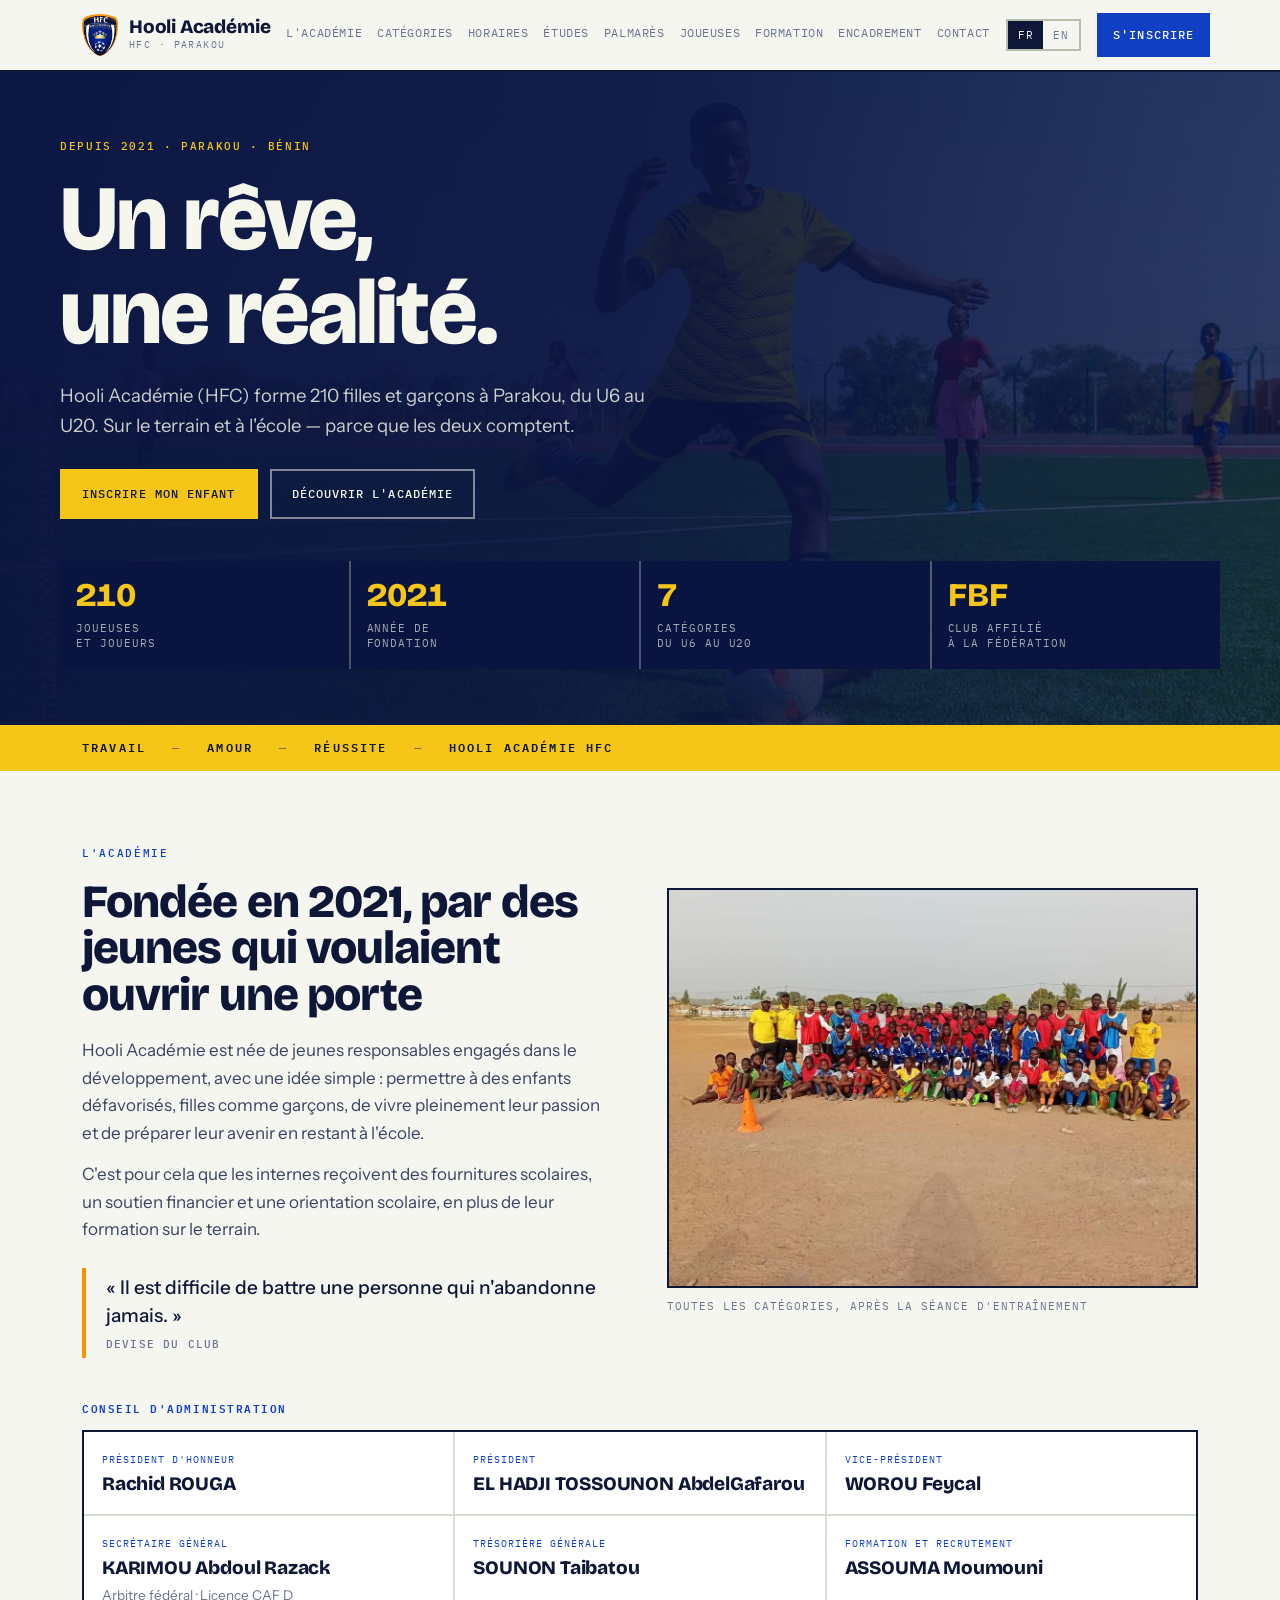
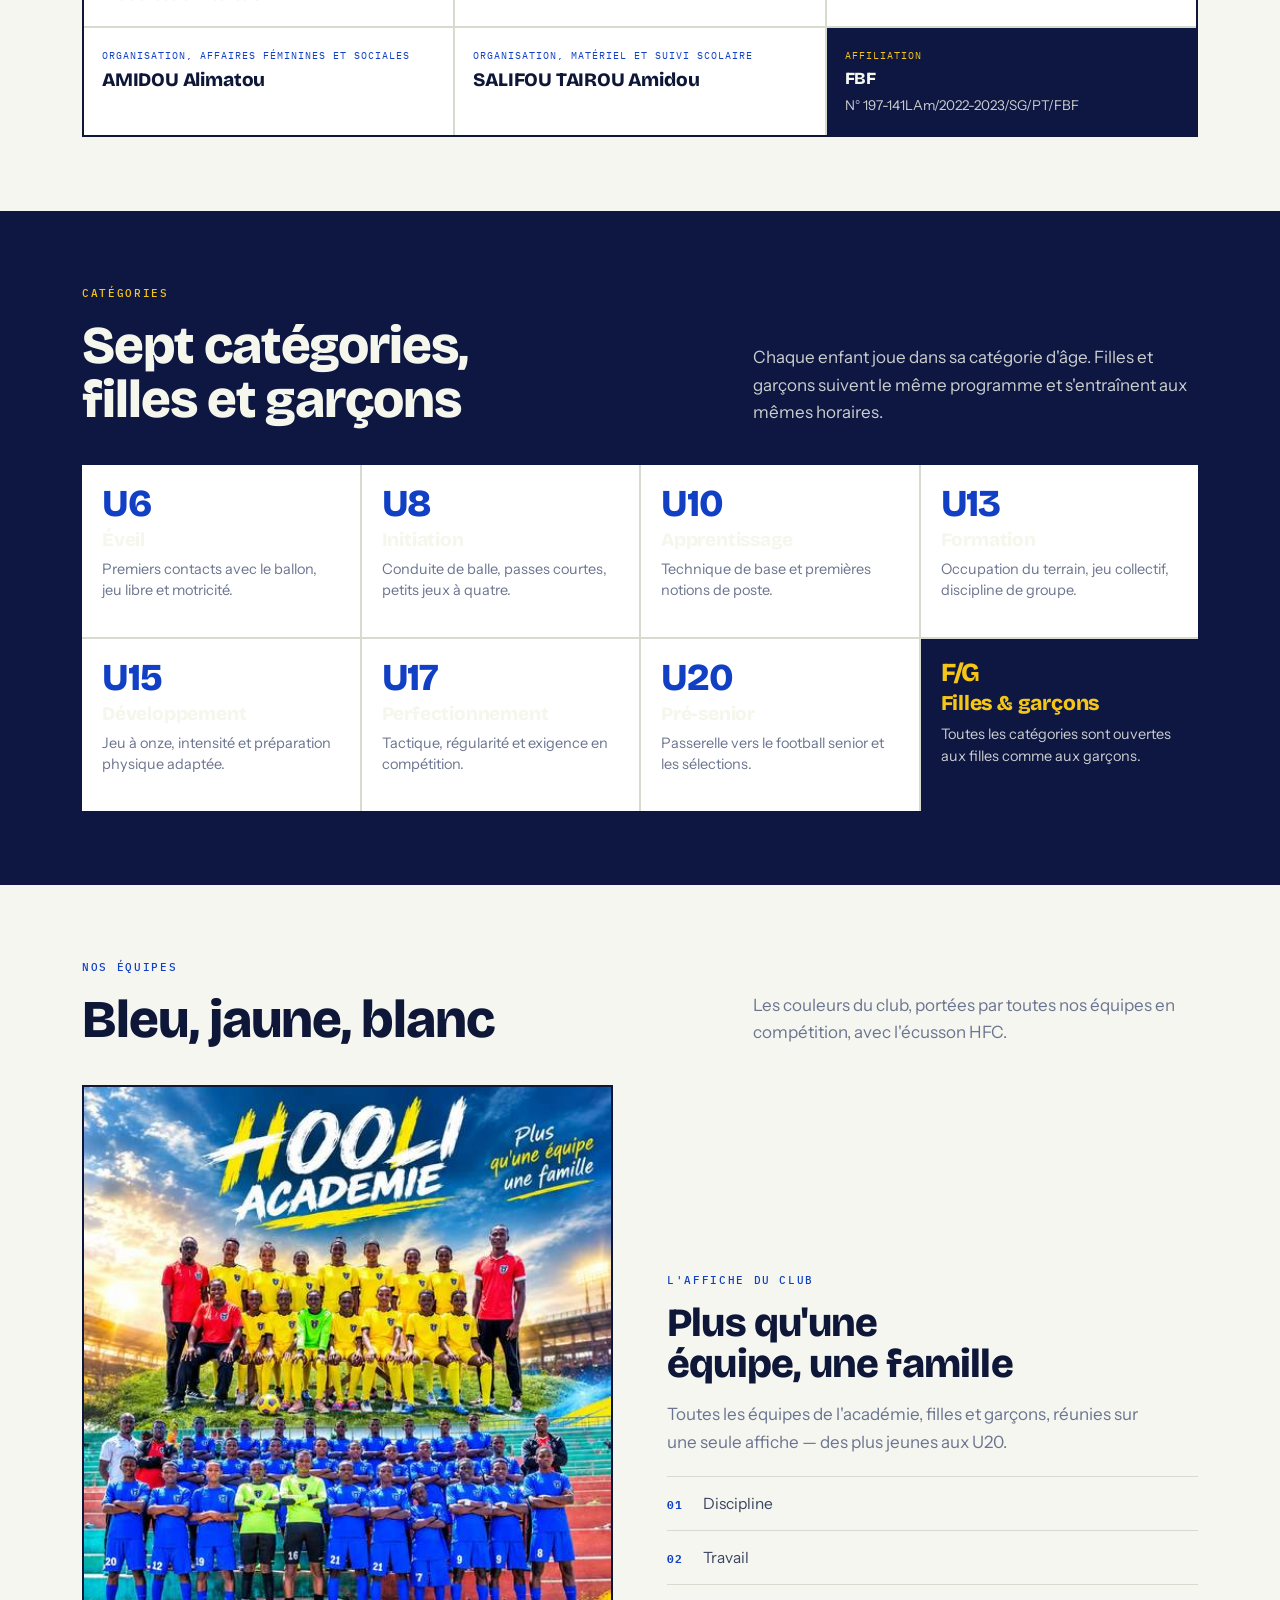
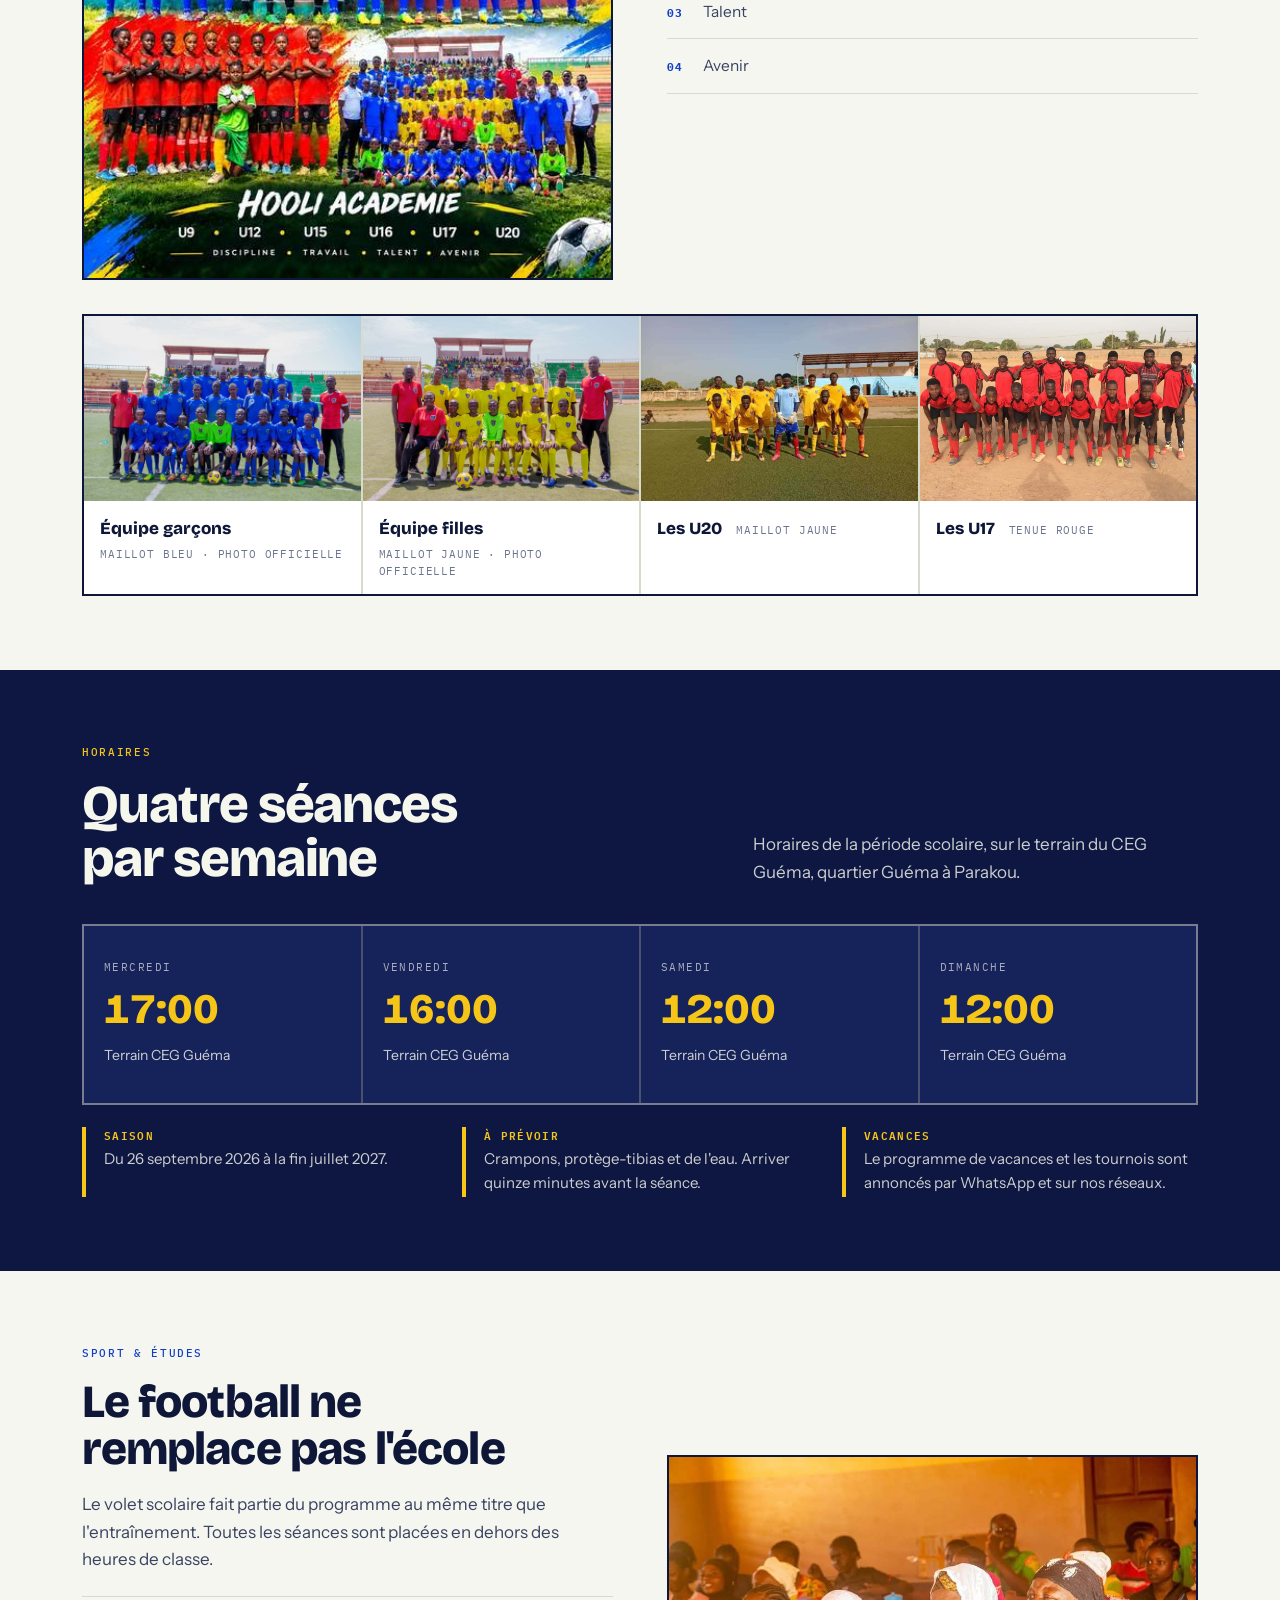
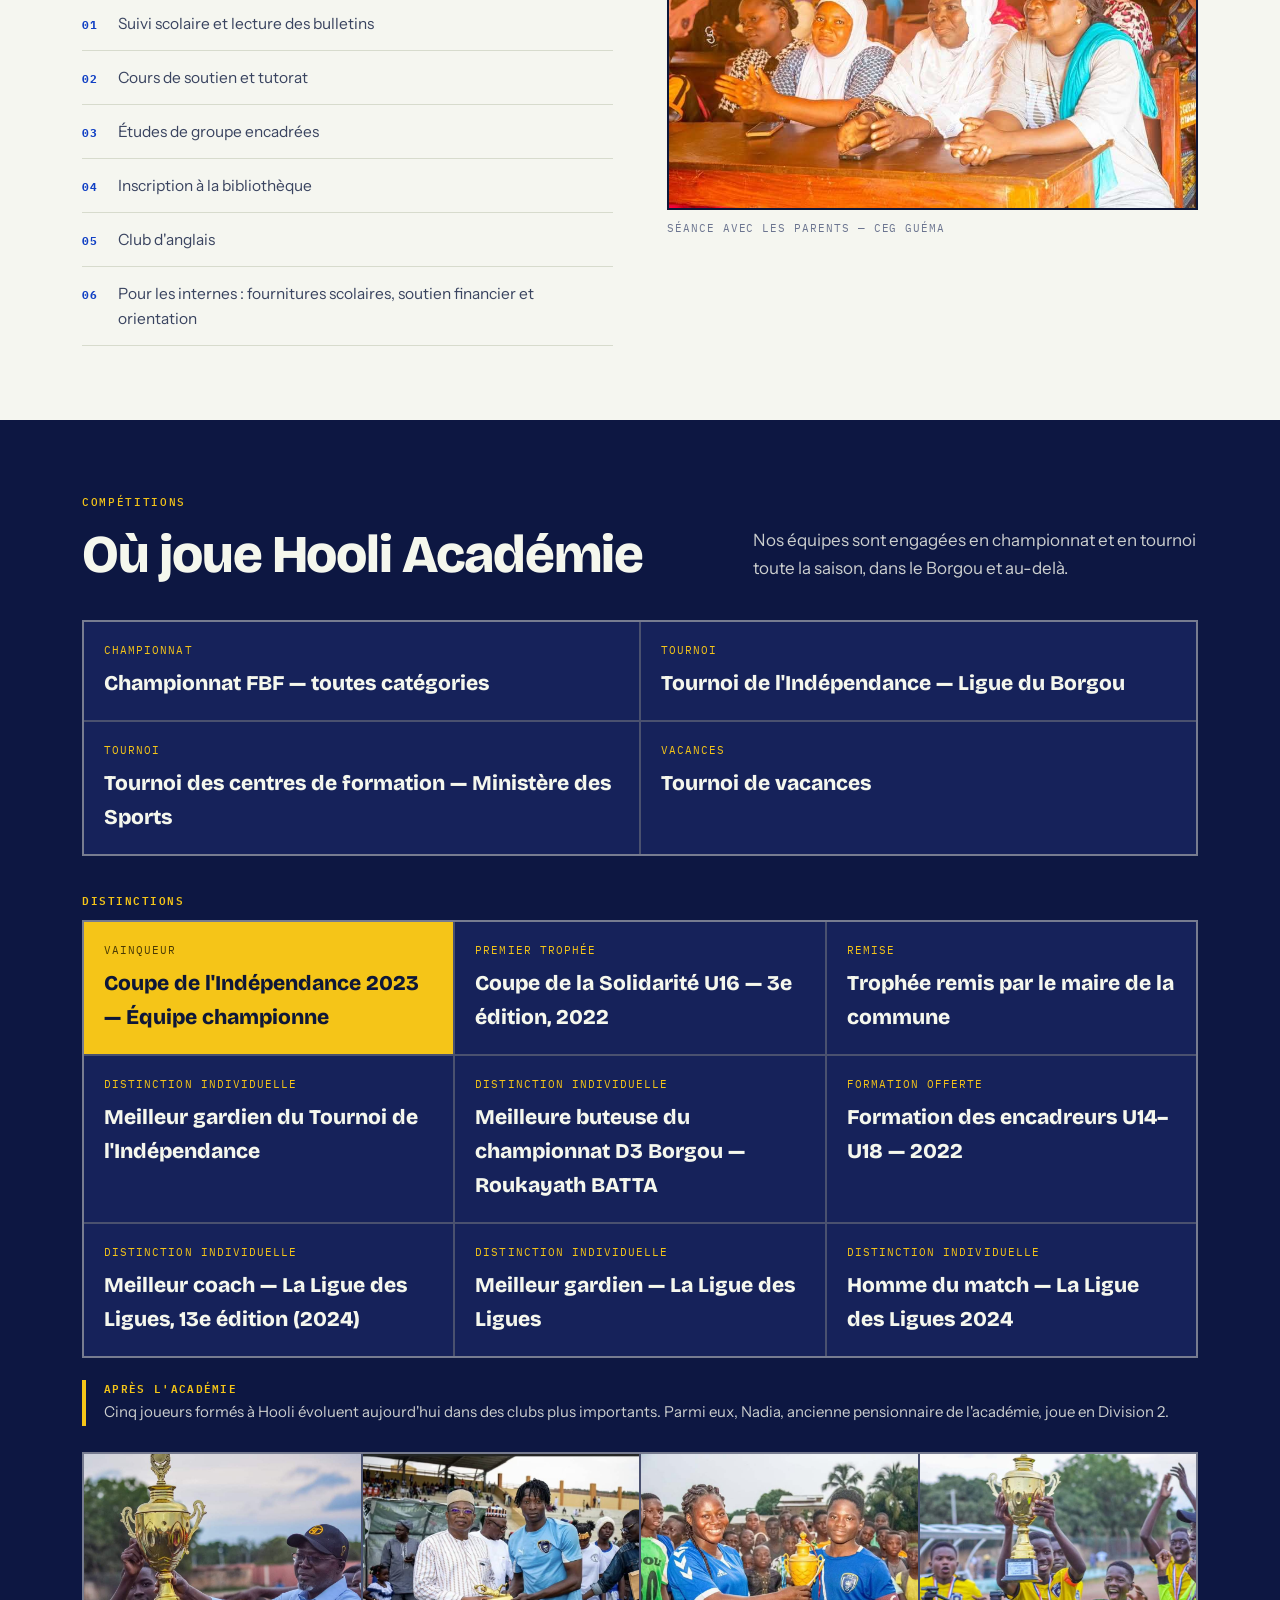
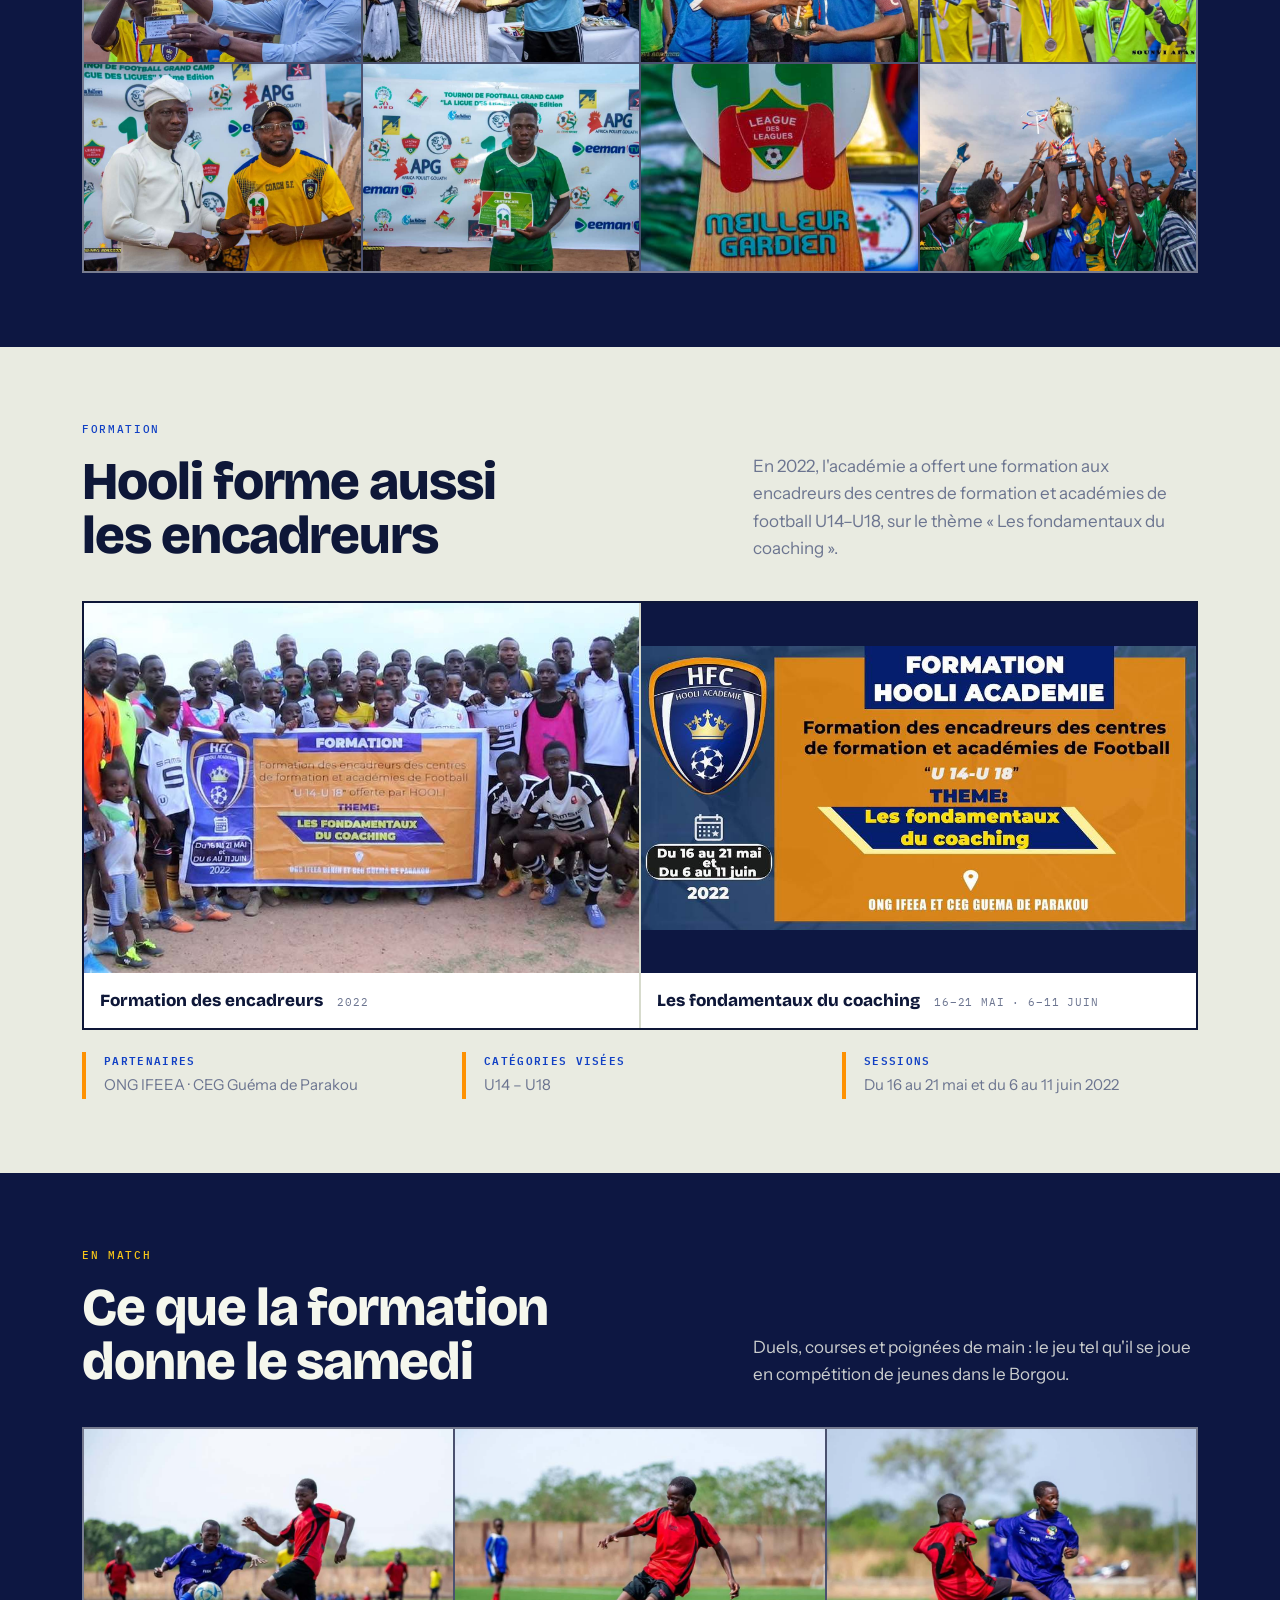
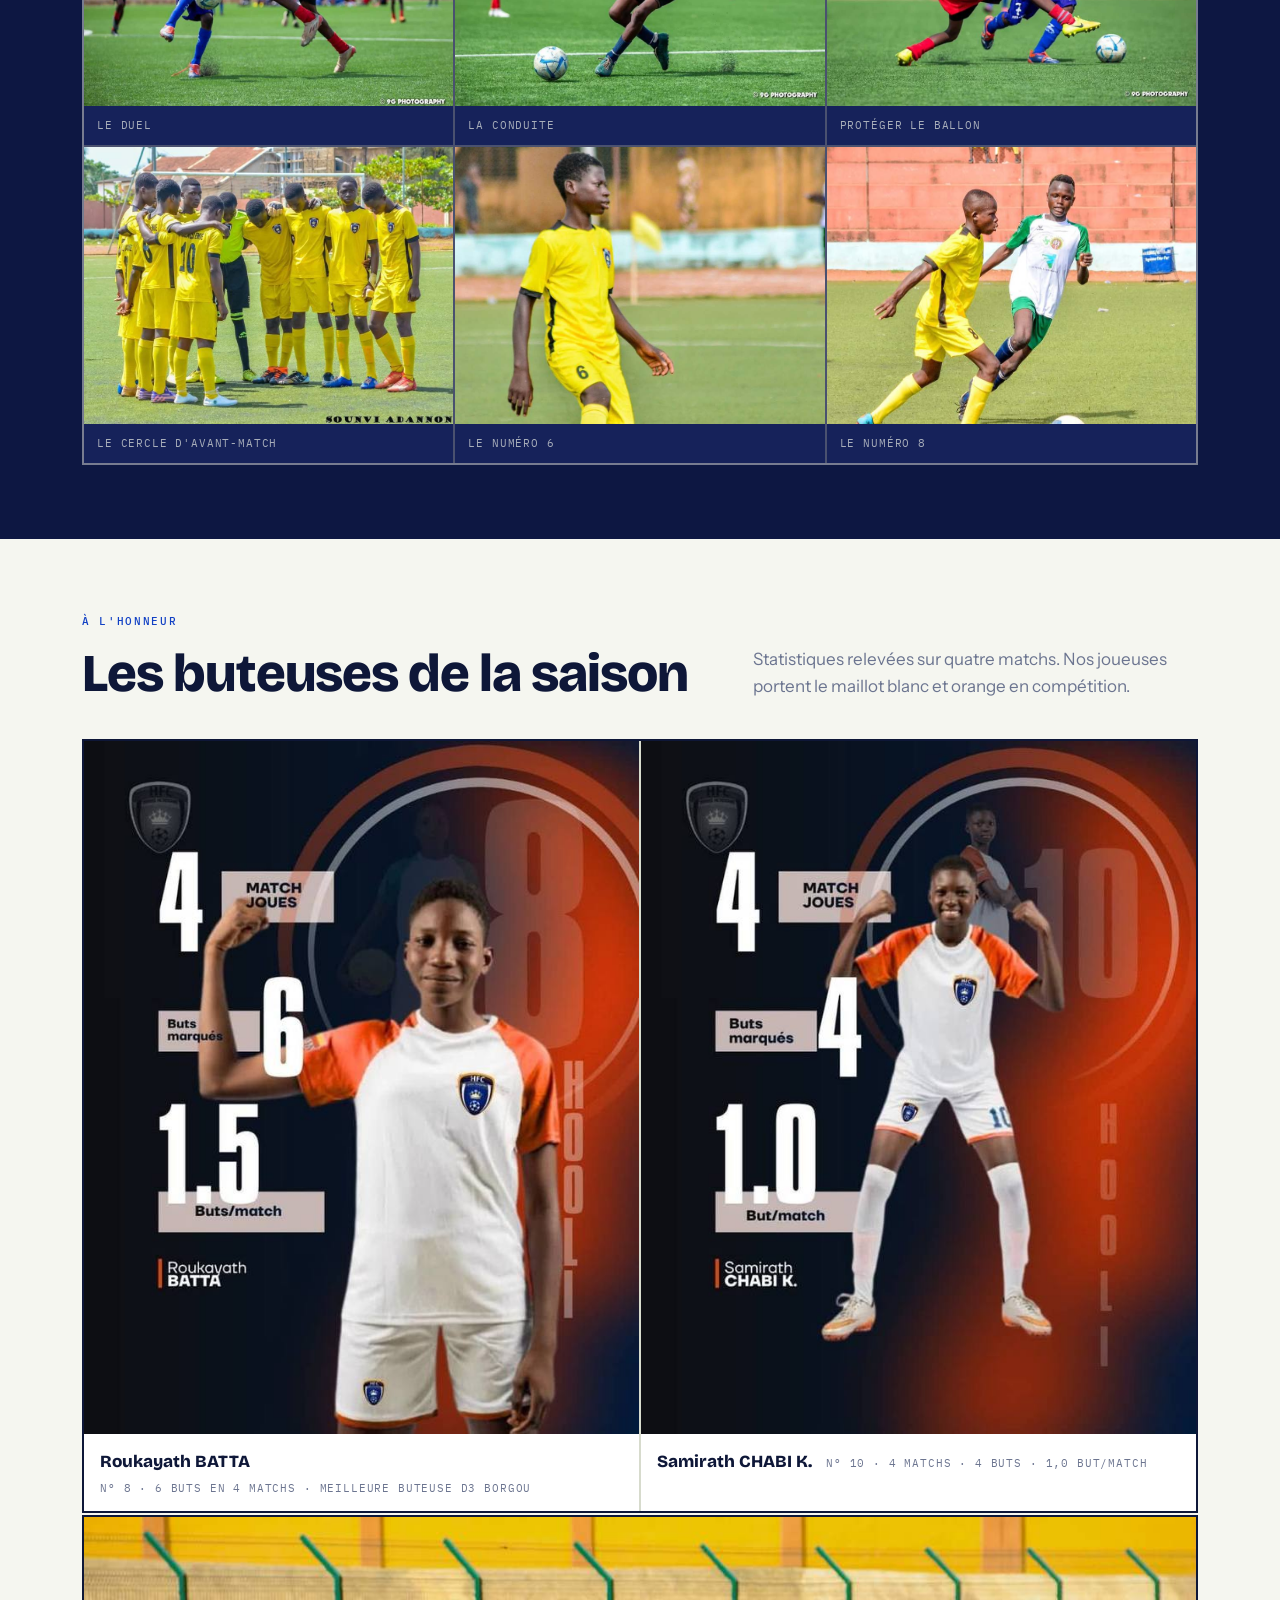
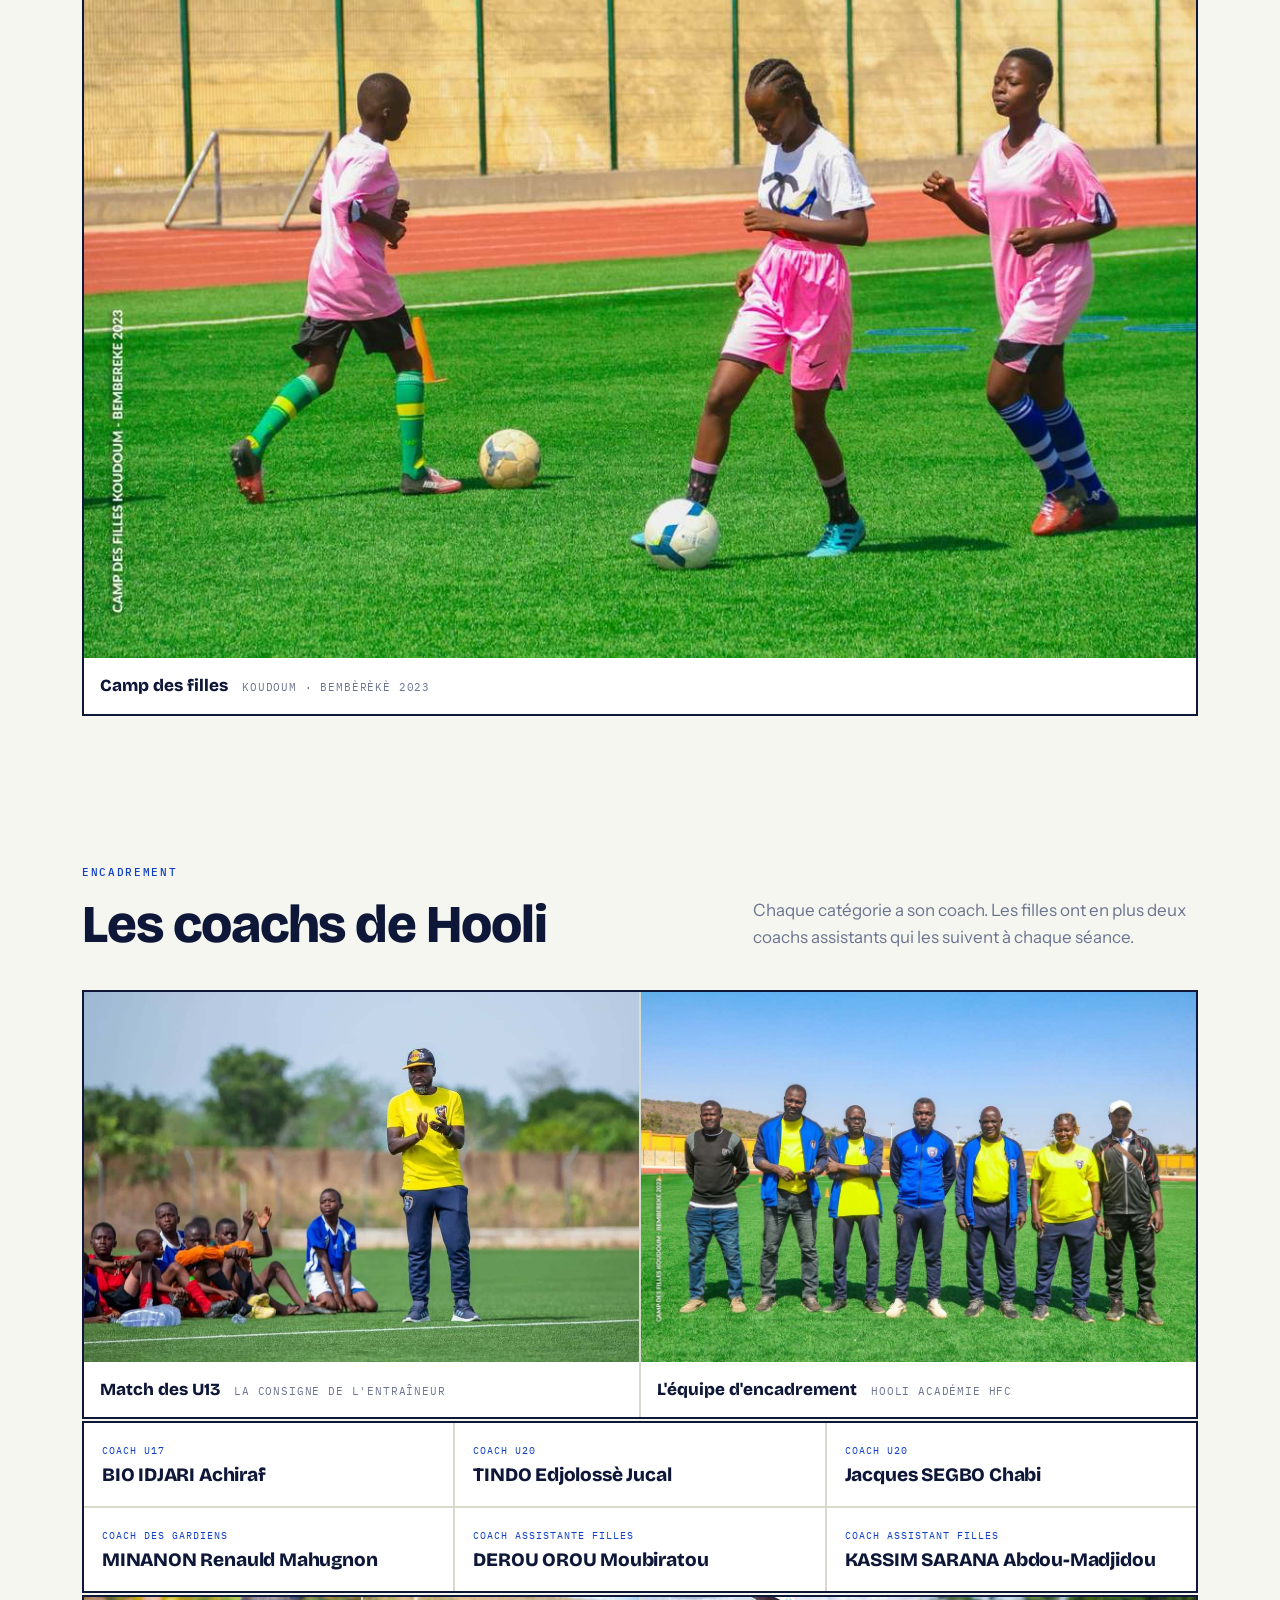
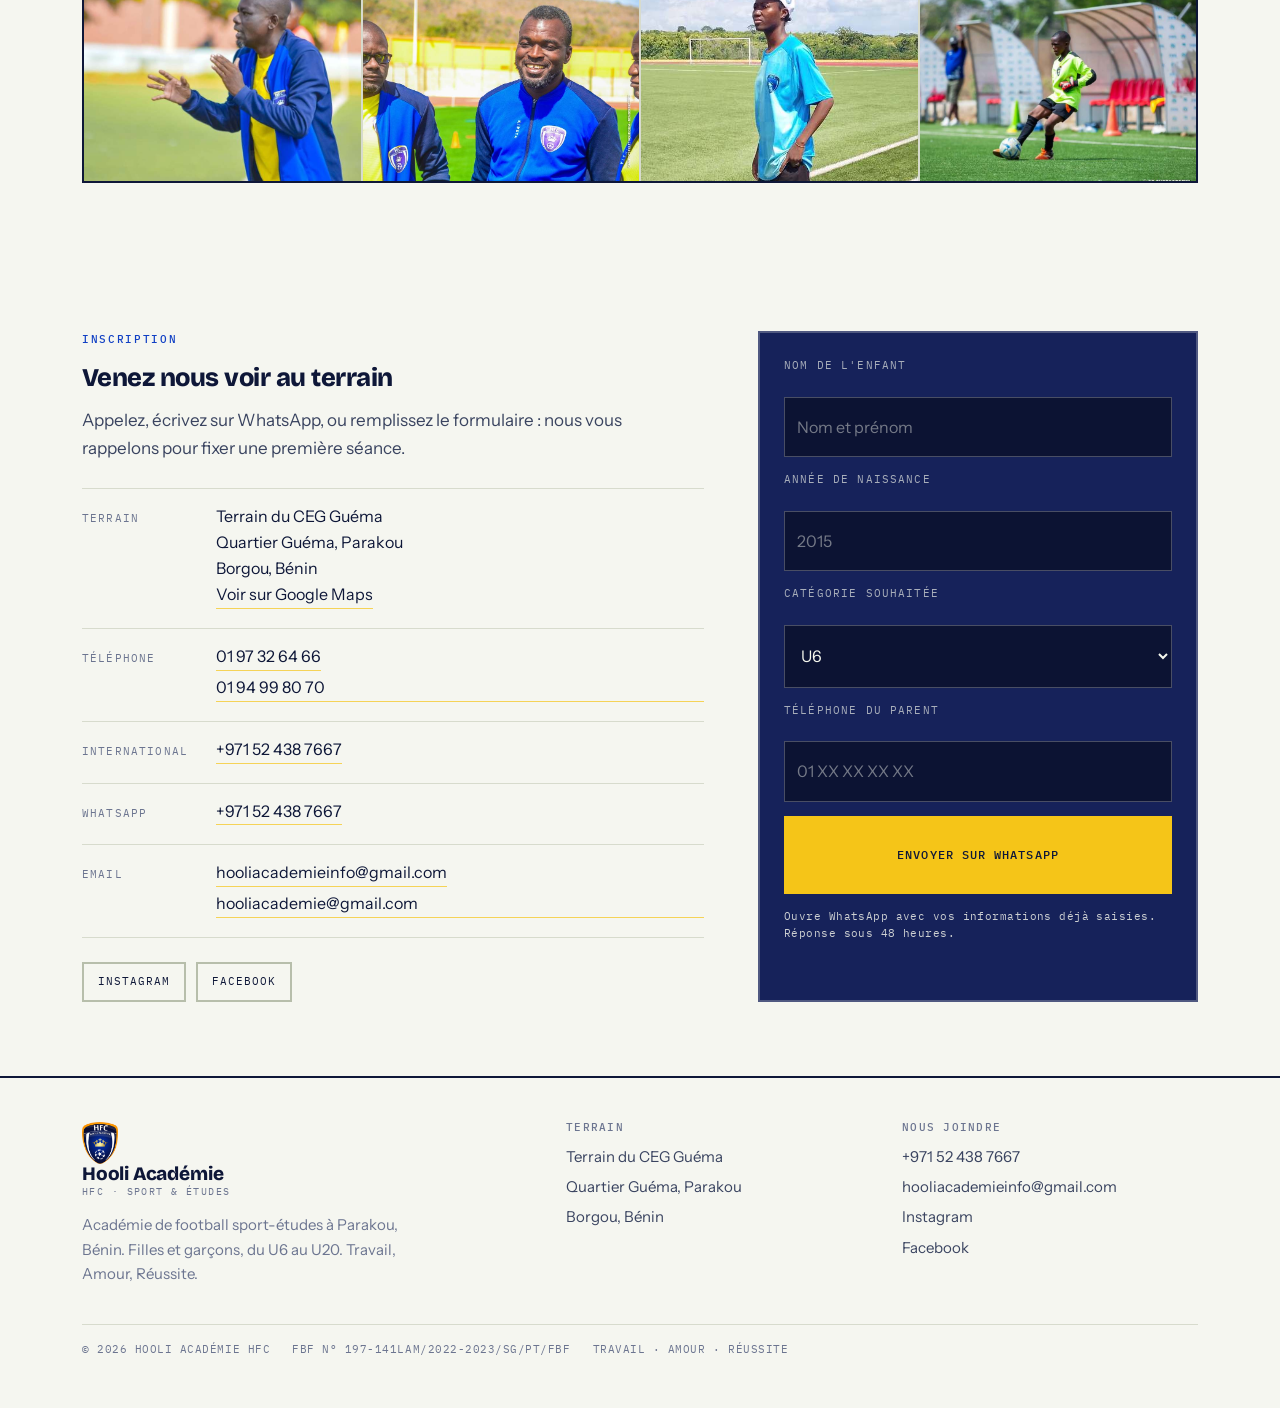
<file: index.html>
<!doctype html>
<html lang="fr">
<head>
<meta charset="utf-8">
<meta name="viewport" content="width=device-width, initial-scale=1">
<title>Hooli Académie HFC — Académie de football à Parakou, Bénin</title>
<meta name="description" content="Hooli Académie (HFC) : académie de football sport-études à Parakou, Bénin. 210 joueurs, filles et garçons, U6 à U20. Club affilié à la FBF.">
<meta name="theme-color" content="#0A1440">
<link rel="canonical" href="https://hooliacademie.com/">
<meta property="og:type" content="website">
<meta property="og:site_name" content="Hooli Académie HFC">
<meta property="og:locale" content="fr_FR">
<meta property="og:title" content="Hooli Académie HFC — Parakou, Bénin">
<meta property="og:description" content="Académie de football sport-études. Filles et garçons, U6 à U20. Travail, Amour, Réussite.">
<meta property="og:image" content="https://hooliacademie.com/og-image.jpg">
<meta property="og:url" content="https://hooliacademie.com/">
<meta name="twitter:card" content="summary_large_image">
<link rel="icon" type="image/png" href="img/favicon.png">
<link rel="preconnect" href="https://fonts.googleapis.com">
<link rel="preconnect" href="https://fonts.gstatic.com" crossorigin>
<link rel="stylesheet" href="https://fonts.googleapis.com/css2?family=Bricolage+Grotesque:opsz,wght@12..96,600;12..96,800&family=IBM+Plex+Mono:wght@400;500;600&family=Instrument+Sans:wght@400;500;600&display=swap">
<link rel="stylesheet" href="css/style.css">
<meta property="og:image:alt" content="Joueuses et joueurs de Hooli Académie HFC à Parakou, Bénin">
<script type="application/ld+json">
{
  "@context": "https://schema.org",
  "@type": "SportsOrganization",
  "name": "Hooli Académie HFC",
  "alternateName": "HOOLI ACADEMIE",
  "url": "https://hooliacademie.com/",
  "logo": "https://hooliacademie.com/img/logo.png",
  "image": "https://hooliacademie.com/og-image.jpg",
  "description": "Académie de football sport-études à Parakou, Bénin. Filles et garçons, U6 à U20. Club affilié à la FBF.",
  "sport": "Football",
  "foundingDate": "2021",
  "slogan": "Travail, Amour, Réussite",
  "email": "hooliacademieinfo@gmail.com",
  "telephone": "+2290197326466",
  "address": {
    "@type": "PostalAddress",
    "streetAddress": "Quartier Guéma, terrain du CEG Guéma",
    "addressLocality": "Parakou",
    "addressRegion": "Borgou",
    "addressCountry": "BJ"
  },
  "sameAs": [
    "https://www.instagram.com/hooli.ac",
    "https://www.facebook.com/profile.php?id=61551587971088"
  ]
}
</script>
</head>
<body>
<header class="site">
  <div class="wrap bar">
    <a class="brand" href="#top">
      <img src="img/logo.png" alt="Écusson Hooli Académie HFC">
      <span><span class="n1">Hooli Académie</span><span class="n2">HFC &middot; Parakou</span></span>
    </a>
    <nav class="main">
      <a href="#academie" data-fr="L'académie" data-en="About">L'académie</a>
      <a href="#categories" data-fr="Catégories" data-en="Age groups">Catégories</a>
      <a href="#horaires" data-fr="Horaires" data-en="Schedule">Horaires</a>
      <a href="#etudes" data-fr="Études" data-en="School">Études</a>
      <a href="#palmares" data-fr="Palmarès" data-en="Honours">Palmarès</a>
      <a href="#honneur" data-fr="Joueuses" data-en="Players">Joueuses</a>
      <a href="#formation" data-fr="Formation" data-en="Training">Formation</a>
      <a href="#staff" data-fr="Encadrement" data-en="Staff">Encadrement</a>
      <a href="#contact" data-fr="Contact" data-en="Contact">Contact</a>
    </nav>
    <div class="lang" role="group" aria-label="Langue / Language">
      <button type="button" data-lang="fr" aria-pressed="true">FR</button>
      <button type="button" data-lang="en" aria-pressed="false">EN</button>
    </div>
    <a class="btn" href="#contact" data-fr="S'inscrire" data-en="Register">S'inscrire</a>
  </div>
</header>

<main id="top">

<section class="hero">
  <div class="hero-media"><img src="img/hero-strike.jpg" alt="Une joueuse de Hooli Académie frappe le ballon sur la pelouse."></div>
  <div class="wrap hero-inner">
    <span class="eyebrow" data-fr="Depuis 2021 &middot; Parakou &middot; Bénin" data-en="Since 2021 &middot; Parakou &middot; Benin"></span>
    <h1 data-fr="Un rêve,|une réalité." data-en="A dream,|made real."></h1>
    <p class="lede" data-fr="Hooli Académie (HFC) forme 210 filles et garçons à Parakou, du U6 au U20. Sur le terrain et à l'école — parce que les deux comptent." data-en="Hooli Académie (HFC) trains 210 girls and boys in Parakou, from U6 to U20. On the pitch and in the classroom — because both count."></p>
    <div class="hero-cta">
      <a class="btn alt" href="#contact" data-fr="Inscrire mon enfant" data-en="Register my child"></a>
      <a class="btn" style="background:transparent;border-color:rgba(245,247,237,.5);color:#F5F7ED" href="#academie" data-fr="Découvrir l'académie" data-en="About the academy"></a>
    </div>
    <div class="facts">
      <div class="fact"><b>210</b><span data-fr="Joueuses|et joueurs" data-en="Players|registered"></span></div>
      <div class="fact"><b>2021</b><span data-fr="Année de|fondation" data-en="Year|founded"></span></div>
      <div class="fact"><b>7</b><span data-fr="Catégories|du U6 au U20" data-en="Age groups|U6 to U20"></span></div>
      <div class="fact"><b>FBF</b><span data-fr="Club affilié|à la fédération" data-en="Affiliated to|the federation"></span></div>
    </div>
  </div>
</section>

<div class="motto">
  <div class="wrap">
    <span data-fr="Travail" data-en="Work"></span><i>&mdash;</i>
    <span data-fr="Amour" data-en="Love"></span><i>&mdash;</i>
    <span data-fr="Réussite" data-en="Success"></span><i>&mdash;</i>
    <span data-fr="Hooli Académie HFC" data-en="Hooli Académie HFC"></span>
  </div>
</div>

<section id="academie">
  <div class="wrap split">
    <div>
      <span class="eyebrow" data-fr="L'académie" data-en="The academy"></span>
      <h2 data-fr="Fondée en 2021, par des jeunes qui voulaient ouvrir une porte" data-en="Founded in 2021 by young people who wanted to open a door"></h2>
      <p data-fr="Hooli Académie est née de jeunes responsables engagés dans le développement, avec une idée simple : permettre à des enfants défavorisés, filles comme garçons, de vivre pleinement leur passion et de préparer leur avenir en restant à l'école." data-en="Hooli Académie was started by young leaders committed to development, with one simple idea: let underprivileged children, girls and boys alike, live their passion fully and build a future by staying in school."></p>
      <p data-fr="C'est pour cela que les internes reçoivent des fournitures scolaires, un soutien financier et une orientation scolaire, en plus de leur formation sur le terrain." data-en="That is why boarders receive school supplies, financial support and academic guidance alongside their football training."></p>
      <blockquote class="quote">
        <span data-fr="« Il est difficile de battre une personne qui n'abandonne jamais. »" data-en="&ldquo;It's hard to beat a person who never gives up.&rdquo;"></span>
        <cite data-fr="Devise du club" data-en="Club slogan"></cite>
      </blockquote>

    </div>
    <figure>
      <img src="img/dirt-group.jpg" alt="Une soixantaine d'enfants, filles et garçons, rassemblés sur un terrain de sable avec deux encadrants.">
      <figcaption data-fr="Toutes les catégories, après la séance d'entraînement" data-en="Every age group, after training"></figcaption>
    </figure>
  </div>
  <div class="wrap">
    <h3 class="board-head" data-fr="Conseil d'administration" data-en="Board of directors"></h3>
    <div class="board">
      <div class="member">
        <em data-fr="Président d'honneur" data-en="Honorary President"></em>
        <b>Rachid ROUGA</b>
      </div>
      <div class="member">
        <em data-fr="Président" data-en="President"></em>
        <b>EL HADJI TOSSOUNON AbdelGafarou</b>
      </div>
      <div class="member">
        <em data-fr="Vice-Président" data-en="Vice-President"></em>
        <b>WOROU Feycal</b>
      </div>
      <div class="member">
        <em data-fr="Secrétaire Général" data-en="General Secretary"></em>
        <b>KARIMOU Abdoul Razack</b>
        <span data-fr="Arbitre fédéral &middot; Licence CAF D" data-en="Federation referee &middot; CAF D licence"></span>
      </div>
      <div class="member">
        <em data-fr="Trésorière Générale" data-en="General Treasurer"></em>
        <b>SOUNON Taibatou</b>
      </div>
      <div class="member">
        <em data-fr="Formation et recrutement" data-en="Training and recruitment"></em>
        <b>ASSOUMA Moumouni</b>
      </div>
      <div class="member">
        <em data-fr="Organisation, affaires féminines et sociales" data-en="Organisation, women's and social affairs"></em>
        <b>AMIDOU Alimatou</b>
      </div>
      <div class="member">
        <em data-fr="Organisation, matériel et suivi scolaire" data-en="Organisation, equipment and academic follow-up"></em>
        <b>SALIFOU TAIROU Amidou</b>
      </div>
      <div class="member lic">
        <em data-fr="Affiliation" data-en="Affiliation"></em>
        <b>FBF</b>
        <span>N&deg; 197-141LAm/2022-2023/SG/PT/FBF</span>
      </div>
    </div>
  </div>
</section>

<section id="categories" class="band">
  <div class="wrap">
    <div class="sec-head">
      <div>
        <span class="eyebrow" style="color:var(--yellow)" data-fr="Catégories" data-en="Age groups"></span>
        <h2 data-fr="Sept catégories, filles et garçons" data-en="Seven age groups, girls and boys"></h2>
      </div>
      <p data-fr="Chaque enfant joue dans sa catégorie d'âge. Filles et garçons suivent le même programme et s'entraînent aux mêmes horaires." data-en="Every child plays in their own age group. Girls and boys follow the same programme and train at the same times."></p>
    </div>
    <div class="cats">
      <article class="cat"><span class="age">U6</span><h3 data-fr="Éveil" data-en="Discovery"></h3><p data-fr="Premiers contacts avec le ballon, jeu libre et motricité." data-en="First touches, free play and basic movement."></p></article>
      <article class="cat"><span class="age">U8</span><h3 data-fr="Initiation" data-en="Introduction"></h3><p data-fr="Conduite de balle, passes courtes, petits jeux à quatre." data-en="Dribbling, short passing, four-a-side games."></p></article>
      <article class="cat"><span class="age">U10</span><h3 data-fr="Apprentissage" data-en="Learning"></h3><p data-fr="Technique de base et premières notions de poste." data-en="Core technique and a first idea of positions."></p></article>
      <article class="cat"><span class="age">U13</span><h3 data-fr="Formation" data-en="Development"></h3><p data-fr="Occupation du terrain, jeu collectif, discipline de groupe." data-en="Using the space, team play and group discipline."></p></article>
      <article class="cat"><span class="age">U15</span><h3 data-fr="Développement" data-en="Progression"></h3><p data-fr="Jeu à onze, intensité et préparation physique adaptée." data-en="Eleven-a-side, intensity and age-appropriate conditioning."></p></article>
      <article class="cat"><span class="age">U17</span><h3 data-fr="Perfectionnement" data-en="Refinement"></h3><p data-fr="Tactique, régularité et exigence en compétition." data-en="Tactics, consistency and competitive standards."></p></article>
      <article class="cat"><span class="age">U20</span><h3 data-fr="Pré-senior" data-en="Pre-senior"></h3><p data-fr="Passerelle vers le football senior et les sélections." data-en="The bridge to senior football and selections."></p></article>
      <article class="cat note"><span class="age">F/G</span><h3 data-fr="Filles &amp; garçons" data-en="Girls &amp; boys"></h3><p data-fr="Toutes les catégories sont ouvertes aux filles comme aux garçons." data-en="Every age group is open to girls and boys alike."></p></article>
    </div>
  </div>
</section>

<section id="equipes">
  <div class="wrap">
    <div class="sec-head">
      <div>
        <span class="eyebrow" data-fr="Nos équipes" data-en="Our teams"></span>
        <h2 data-fr="Bleu, jaune, blanc" data-en="Blue, yellow, white"></h2>
      </div>
      <p data-fr="Les couleurs du club, portées par toutes nos équipes en compétition, avec l'écusson HFC." data-en="The club colours, worn by all our teams in competition, with the HFC crest."></p>
    </div>
    <div class="split" style="margin-bottom:34px;align-items:center">
      <figure style="margin:0">
        <img src="img/poster.jpg" alt="Affiche officielle de Hooli Académie montrant toutes les équipes du club." style="width:100%;border:2px solid var(--edge)">
      </figure>
      <div>
        <p class="eyebrow" data-fr="L'affiche du club" data-en="The club poster"></p>
        <h3 style="font-size:clamp(28px,3.6vw,40px);margin-bottom:16px" data-fr="Plus qu'une équipe, une famille" data-en="More than a team, a family"></h3>
        <p style="color:var(--muted);max-width:44ch" data-fr="Toutes les équipes de l'académie, filles et garçons, réunies sur une seule affiche &mdash; des plus jeunes aux U20." data-en="Every team at the academy, girls and boys, on a single poster — from the youngest right up to the U20s."></p>
        <ul class="prog" style="margin-top:20px">
          <li><b>01</b><span data-fr="Discipline" data-en="Discipline"></span></li>
          <li><b>02</b><span data-fr="Travail" data-en="Work"></span></li>
          <li><b>03</b><span data-fr="Talent" data-en="Talent"></span></li>
          <li><b>04</b><span data-fr="Avenir" data-en="Future"></span></li>
        </ul>
      </div>
    </div>
    <div class="teams four">
      <figure>
        <img src="img/team-boys.jpg" alt="La photo officielle de l'équipe garçons de Hooli Académie en maillot bleu, avec deux encadrants, au stade.">
        <figcaption><b data-fr="Équipe garçons" data-en="Boys' team"></b><span data-fr="Maillot bleu &middot; Photo officielle" data-en="Blue kit &middot; Official photo"></span></figcaption>
      </figure>
      <figure>
        <img src="img/team-girls.jpg" alt="La photo officielle de l'équipe filles de Hooli Académie en maillot jaune, avec trois encadrants, au stade.">
        <figcaption><b data-fr="Équipe filles" data-en="Girls' team"></b><span data-fr="Maillot jaune &middot; Photo officielle" data-en="Yellow kit &middot; Official photo"></span></figcaption>
      </figure>
      <figure>
        <img src="img/team-yellow.jpg" alt="L'équipe U20 de Hooli Académie en maillot jaune, alignée sur la pelouse avant un match.">
        <figcaption><b data-fr="Les U20" data-en="The U20s"></b><span data-fr="Maillot jaune" data-en="Yellow kit"></span></figcaption>
      </figure>
      <figure>
        <img src="img/team-red.jpg" alt="Une équipe de Hooli Académie en tenue rouge et noire, sur le terrain de sable.">
        <figcaption><b data-fr="Les U17" data-en="The U17s"></b><span data-fr="Tenue rouge" data-en="Red training kit"></span></figcaption>
      </figure>
    </div>
  </div>
</section>

<section id="horaires" class="band">
  <div class="wrap">
    <div class="sec-head">
      <div>
        <span class="eyebrow" style="color:var(--yellow)" data-fr="Horaires" data-en="Schedule"></span>
        <h2 data-fr="Quatre séances par semaine" data-en="Four sessions a week"></h2>
      </div>
      <p data-fr="Horaires de la période scolaire, sur le terrain du CEG Guéma, quartier Guéma à Parakou." data-en="Term-time schedule, on the CEG Guéma pitch in the Guéma neighbourhood of Parakou."></p>
    </div>
    <div class="sched">
      <div class="day"><p class="d" data-fr="Mercredi" data-en="Wednesday"></p><p class="t">17:00</p><p class="p" data-fr="Terrain CEG Guéma" data-en="CEG Guéma pitch"></p></div>
      <div class="day"><p class="d" data-fr="Vendredi" data-en="Friday"></p><p class="t">16:00</p><p class="p" data-fr="Terrain CEG Guéma" data-en="CEG Guéma pitch"></p></div>
      <div class="day"><p class="d" data-fr="Samedi" data-en="Saturday"></p><p class="t">12:00</p><p class="p" data-fr="Terrain CEG Guéma" data-en="CEG Guéma pitch"></p></div>
      <div class="day"><p class="d" data-fr="Dimanche" data-en="Sunday"></p><p class="t">12:00</p><p class="p" data-fr="Terrain CEG Guéma" data-en="CEG Guéma pitch"></p></div>
    </div>
    <div class="sched-note">
      <div class="tip">
        <h4 data-fr="Saison" data-en="Season"></h4>
        <p data-fr="Du 26 septembre 2026 à la fin juillet 2027." data-en="From 26 September 2026 to the end of July 2027."></p>
      </div>
      <div class="tip">
        <h4 data-fr="À prévoir" data-en="What to bring"></h4>
        <p data-fr="Crampons, protège-tibias et de l'eau. Arriver quinze minutes avant la séance." data-en="Boots, shin pads and water. Arrive fifteen minutes before the session."></p>
      </div>
      <div class="tip">
        <h4 data-fr="Vacances" data-en="Holidays"></h4>
        <p data-fr="Le programme de vacances et les tournois sont annoncés par WhatsApp et sur nos réseaux." data-en="The holiday programme and tournaments are announced on WhatsApp and our social channels."></p>
      </div>
    </div>
  </div>
</section>

<section id="etudes">
  <div class="wrap split">
    <div>
      <span class="eyebrow" data-fr="Sport &amp; Études" data-en="Sport &amp; School"></span>
      <h2 data-fr="Le football ne remplace pas l'école" data-en="Football does not replace school"></h2>
      <p data-fr="Le volet scolaire fait partie du programme au même titre que l'entraînement. Toutes les séances sont placées en dehors des heures de classe." data-en="Schooling is part of the programme on the same footing as training. Every session sits outside school hours."></p>
      <ul class="prog">
        <li><b>01</b><span data-fr="Suivi scolaire et lecture des bulletins" data-en="Academic monitoring and report-card reviews"></span></li>
        <li><b>02</b><span data-fr="Cours de soutien et tutorat" data-en="Tutoring and catch-up lessons"></span></li>
        <li><b>03</b><span data-fr="Études de groupe encadrées" data-en="Supervised group study"></span></li>
        <li><b>04</b><span data-fr="Inscription à la bibliothèque" data-en="Library membership"></span></li>
        <li><b>05</b><span data-fr="Club d'anglais" data-en="English club"></span></li>
        <li><b>06</b><span data-fr="Pour les internes : fournitures scolaires, soutien financier et orientation" data-en="For boarders: school supplies, financial support and guidance"></span></li>
      </ul>
    </div>
    <figure>
      <img src="img/parents.jpg" alt="Des parents réunis dans une salle de classe du CEG Guéma pour une rencontre de l'académie.">
      <figcaption data-fr="Séance avec les parents &mdash; CEG Guéma" data-en="Session with the parents &mdash; CEG Guéma"></figcaption>
    </figure>
  </div>
</section>

<section id="palmares" class="band">
  <div class="wrap">
    <div class="sec-head">
      <div>
        <span class="eyebrow" style="color:var(--yellow)" data-fr="Compétitions" data-en="Competitions"></span>
        <h2 data-fr="Où joue Hooli Académie" data-en="Where Hooli Académie plays"></h2>
      </div>
      <p data-fr="Nos équipes sont engagées en championnat et en tournoi toute la saison, dans le Borgou et au-delà." data-en="Our teams compete in league and tournament football all season, in the Borgou and beyond."></p>
    </div>
    <div class="comps">
      <div class="comp"><span data-fr="Championnat" data-en="League"></span><b data-fr="Championnat FBF &mdash; toutes catégories" data-en="FBF championship &mdash; all age groups"></b></div>
      <div class="comp"><span data-fr="Tournoi" data-en="Tournament"></span><b data-fr="Tournoi de l'Indépendance &mdash; Ligue du Borgou" data-en="Independence Tournament &mdash; Borgou League"></b></div>
      <div class="comp"><span data-fr="Tournoi" data-en="Tournament"></span><b data-fr="Tournoi des centres de formation &mdash; Ministère des Sports" data-en="Training-centre Tournament &mdash; Ministry of Sports"></b></div>
      <div class="comp"><span data-fr="Vacances" data-en="Holidays"></span><b data-fr="Tournoi de vacances" data-en="Holiday Tournament"></b></div>
    </div>
    <h3 style="font-family:'IBM Plex Mono',monospace;font-size:11px;font-weight:600;letter-spacing:.14em;
      text-transform:uppercase;color:var(--yellow);margin:38px 0 14px" data-fr="Distinctions" data-en="Honours"></h3>
    <div class="comps trois">
      <div class="comp" style="background:var(--yellow)"><span style="color:#4A3A05" data-fr="Vainqueur" data-en="Winners"></span><b style="color:#0E1738" data-fr="Coupe de l'Indépendance 2023 &mdash; Équipe championne" data-en="Coupe de l'Indépendance 2023 &mdash; Champions"></b></div>
      <div class="comp"><span data-fr="Premier trophée" data-en="First trophy"></span><b data-fr="Coupe de la Solidarité U16 &mdash; 3e édition, 2022" data-en="Coupe de la Solidarité U16 &mdash; 3rd edition, 2022"></b></div>
      <div class="comp"><span data-fr="Remise" data-en="Presented by"></span><b data-fr="Trophée remis par le maire de la commune" data-en="Trophy presented by the mayor of the commune"></b></div>
      <div class="comp"><span data-fr="Distinction individuelle" data-en="Individual award"></span><b data-fr="Meilleur gardien du Tournoi de l'Indépendance" data-en="Best goalkeeper, Independence Tournament"></b></div>
      <div class="comp"><span data-fr="Distinction individuelle" data-en="Individual award"></span><b data-fr="Meilleure buteuse du championnat D3 Borgou &mdash; Roukayath BATTA" data-en="Top scorer, Borgou D3 championship &mdash; Roukayath BATTA"></b></div>
      <div class="comp"><span data-fr="Formation offerte" data-en="Course delivered"></span><b data-fr="Formation des encadreurs U14&ndash;U18 &mdash; 2022" data-en="Coach education course, U14&ndash;U18 &mdash; 2022"></b></div>
      <div class="comp"><span data-fr="Distinction individuelle" data-en="Individual award"></span><b data-fr="Meilleur coach &mdash; La Ligue des Ligues, 13e édition (2024)" data-en="Best coach &mdash; La Ligue des Ligues, 13th edition (2024)"></b></div>
      <div class="comp"><span data-fr="Distinction individuelle" data-en="Individual award"></span><b data-fr="Meilleur gardien &mdash; La Ligue des Ligues" data-en="Best goalkeeper &mdash; La Ligue des Ligues"></b></div>
      <div class="comp"><span data-fr="Distinction individuelle" data-en="Individual award"></span><b data-fr="Homme du match &mdash; La Ligue des Ligues 2024" data-en="Man of the match &mdash; La Ligue des Ligues 2024"></b></div>
    </div>
    <div class="sched-note" style="grid-template-columns:1fr">
      <div class="tip">
        <h4 data-fr="Après l'académie" data-en="After the academy"></h4>
        <p data-fr="Cinq joueurs formés à Hooli évoluent aujourd'hui dans des clubs plus importants. Parmi eux, Nadia, ancienne pensionnaire de l'académie, joue en Division 2." data-en="Five players developed at Hooli now play for bigger clubs. Among them Nadia, a former academy boarder, who plays in Division 2."></p>
      </div>
    </div>
    <div class="shots huit" style="margin-top:26px">
      <figure><img src="img/cup-2023.jpg" alt="Le trophée de la Coupe de l'Indépendance 2023, plaque « Équipe championne », remis à Hooli Académie."></figure>
      <figure><img src="img/award-gk.jpg" alt="Le gardien de Hooli Académie reçoit le trophée du meilleur gardien du Tournoi de l'Indépendance."></figure>
      <figure><img src="img/cup-captain.jpg" alt="La capitaine de Hooli Académie reçoit un trophée des mains d'une encadrante."></figure>
      <figure><img src="img/cup-lift.jpg" alt="Les joueurs de Hooli Académie soulèvent le trophée, médailles au cou."></figure>
      <figure><img src="img/aw-coach.jpg" alt="Le coach de Hooli Académie reçoit le trophée du meilleur coach du tournoi La Ligue des Ligues."></figure>
      <figure><img src="img/aw-motm.jpg" alt="Un joueur de Hooli Académie avec son certificat et son trophée d'homme du match."></figure>
      <figure><img src="img/aw-gkcup.jpg" alt="Le trophée du meilleur gardien du tournoi La Ligue des Ligues."></figure>
      <figure><img src="img/cup-lift2.jpg" alt="L'équipe soulève le trophée de La Ligue des Ligues au coup de sifflet final."></figure>
    </div>
  </div>
</section>

<section id="formation" style="background:var(--surface-2)">
  <div class="wrap">
    <div class="sec-head">
      <div>
        <span class="eyebrow" data-fr="Formation" data-en="Coach education"></span>
        <h2 data-fr="Hooli forme aussi les encadreurs" data-en="Hooli also trains the coaches"></h2>
      </div>
      <p data-fr="En 2022, l'académie a offert une formation aux encadreurs des centres de formation et académies de football U14&ndash;U18, sur le thème « Les fondamentaux du coaching »." data-en="In 2022 the academy ran a free course for coaches from U14&ndash;U18 training centres and football academies, on the fundamentals of coaching."></p>
    </div>
    <div class="teams">
      <figure>
        <img src="img/formation-group.jpg" alt="Participants et jeunes joueurs posant avec la banderole de la formation Hooli Académie.">
        <figcaption><b data-fr="Formation des encadreurs" data-en="Coach education course"></b><span>2022</span></figcaption>
      </figure>
      <figure>
        <img class="fit" src="img/formation-poster.jpg" alt="Affiche de la formation : Les fondamentaux du coaching, mai et juin 2022, ONG IFEEA et CEG Guéma de Parakou.">
        <figcaption><b data-fr="Les fondamentaux du coaching" data-en="The fundamentals of coaching"></b><span data-fr="16&ndash;21 mai &middot; 6&ndash;11 juin" data-en="16&ndash;21 May &middot; 6&ndash;11 June"></span></figcaption>
      </figure>
    </div>
    <div class="sched-note" style="grid-template-columns:repeat(auto-fit,minmax(240px,1fr))">
      <div class="tip" style="border-color:var(--orange)">
        <h4 style="color:var(--blue)" data-fr="Partenaires" data-en="Partners"></h4>
        <p style="color:var(--muted)">ONG IFEEA &middot; CEG Guéma de Parakou</p>
      </div>
      <div class="tip" style="border-color:var(--orange)">
        <h4 style="color:var(--blue)" data-fr="Catégories visées" data-en="Age groups covered"></h4>
        <p style="color:var(--muted)">U14 &ndash; U18</p>
      </div>
      <div class="tip" style="border-color:var(--orange)">
        <h4 style="color:var(--blue)" data-fr="Sessions" data-en="Sessions"></h4>
        <p style="color:var(--muted)" data-fr="Du 16 au 21 mai et du 6 au 11 juin 2022" data-en="16&ndash;21 May and 6&ndash;11 June 2022"></p>
      </div>
    </div>
  </div>
</section>

<section id="matchs" class="band">
  <div class="wrap">
    <div class="sec-head">
      <div>
        <span class="eyebrow" style="color:var(--yellow)" data-fr="En match" data-en="Matchday"></span>
        <h2 data-fr="Ce que la formation donne le samedi" data-en="What the training gives back on Saturday"></h2>
      </div>
      <p data-fr="Duels, courses et poignées de main : le jeu tel qu'il se joue en compétition de jeunes dans le Borgou." data-en="Duels, runs and handshakes — the game as it is played in youth competition in the Borgou."></p>
    </div>
    <div class="mosaic">
      <figure><img src="img/m-duel.jpg" alt="Deux jeunes joueurs disputent un ballon en l'air pendant un match."><figcaption data-fr="Le duel" data-en="The duel"></figcaption></figure>
      <figure><img src="img/m-run.jpg" alt="Un joueur pousse le ballon en pleine course."><figcaption data-fr="La conduite" data-en="On the run"></figcaption></figure>
      <figure><img src="img/m-tackle.jpg" alt="Un joueur protège le ballon devant un adversaire qui tacle."><figcaption data-fr="Protéger le ballon" data-en="Shielding the ball"></figcaption></figure>
      <figure><img src="img/m-huddle.jpg" alt="Les joueurs de Hooli Académie en cercle avant le coup d'envoi."><figcaption data-fr="Le cercle d'avant-match" data-en="The pre-match huddle"></figcaption></figure>
      <figure><img src="img/m-six.jpg" alt="Un joueur de Hooli Académie, maillot jaune numéro 6, conduit le ballon."><figcaption data-fr="Le numéro 6" data-en="Number six"></figcaption></figure>
      <figure><img src="img/m-eight.jpg" alt="Le numéro 8 de Hooli Académie protège le ballon face à un adversaire."><figcaption data-fr="Le numéro 8" data-en="Number eight"></figcaption></figure>
    </div>
  </div>
</section>

<section id="honneur">
  <div class="wrap">
    <div class="sec-head">
      <div>
        <span class="eyebrow" data-fr="À l'honneur" data-en="Player spotlight"></span>
        <h2 data-fr="Les buteuses de la saison" data-en="The season's goalscorers"></h2>
      </div>
      <p data-fr="Statistiques relevées sur quatre matchs. Nos joueuses portent le maillot blanc et orange en compétition." data-en="Statistics over four matches. Our players wear the white-and-orange kit in competition."></p>
    </div>
    <div class="teams portrait">
      <figure>
        <img src="img/card-batta.jpg" alt="Fiche statistique de Roukayath Batta, numéro 8 : 4 matchs joués, 6 buts marqués, 1,5 but par match.">
        <figcaption><b>Roukayath BATTA</b><span data-fr="N&deg; 8 &middot; 6 buts en 4 matchs &middot; Meilleure buteuse D3 Borgou" data-en="No. 8 &middot; 6 goals in 4 matches &middot; Top scorer, Borgou D3"></span></figcaption>
      </figure>
      <figure>
        <img src="img/card-chabi.jpg" alt="Fiche statistique de Samirath Chabi K., numéro 10 : 4 matchs joués, 4 buts marqués, 1 but par match.">
        <figcaption><b>Samirath CHABI K.</b><span data-fr="N&deg; 10 &middot; 4 matchs &middot; 4 buts &middot; 1,0 but/match" data-en="No. 10 &middot; 4 matches &middot; 4 goals &middot; 1.0 per game"></span></figcaption>
      </figure>
    </div>
    <div class="teams" style="grid-template-columns:1fr;margin-top:2px">
      <figure>
        <img src="img/girls-camp.jpg" alt="Trois joueuses en tenue rose travaillent la conduite de balle lors du camp des filles de Bembèrèkè.">
        <figcaption><b data-fr="Camp des filles" data-en="Girls' camp"></b><span>Koudoum &middot; Bembèrèkè 2023</span></figcaption>
      </figure>
    </div>
  </div>
</section>

<section id="staff">
  <div class="wrap">
    <div class="sec-head">
      <div>
        <span class="eyebrow" data-fr="Encadrement" data-en="Staff"></span>
        <h2 data-fr="Les coachs de Hooli" data-en="The Hooli coaches"></h2>
      </div>
      <p data-fr="Chaque catégorie a son coach. Les filles ont en plus deux coachs assistants qui les suivent à chaque séance." data-en="Every age group has its own coach. The girls also have two assistant coaches with them at every session."></p>
    </div>
    <div class="teams">
      <figure>
        <img src="img/coach-session.jpg" alt="L'entraîneur donne ses consignes aux joueurs U13 assis sur la pelouse pendant un match.">
        <figcaption><b data-fr="Match des U13" data-en="U13 match"></b><span data-fr="La consigne de l'entraîneur" data-en="The coach's instructions"></span></figcaption>
      </figure>
      <figure>
        <img src="img/staff-group.jpg" alt="L'équipe d'encadrement de Hooli Académie sur la pelouse.">
        <figcaption><b data-fr="L'équipe d'encadrement" data-en="The coaching team"></b><span data-fr="Hooli Académie HFC" data-en="Hooli Académie HFC"></span></figcaption>
      </figure>
    </div>
    <div class="board six" style="margin-top:2px">
      <div class="member"><em data-fr="Coach U17" data-en="U17 coach"></em><b>BIO IDJARI Achiraf</b></div>
      <div class="member"><em data-fr="Coach U20" data-en="U20 coach"></em><b>TINDO Edjolossè Jucal</b></div>
      <div class="member"><em data-fr="Coach U20" data-en="U20 coach"></em><b>Jacques SEGBO Chabi</b></div>
      <div class="member"><em data-fr="Coach des gardiens" data-en="Goalkeeping coach"></em><b>MINANON Renauld Mahugnon</b></div>
      <div class="member"><em data-fr="Coach assistante filles" data-en="Assistant coach, girls"></em><b>DEROU OROU Moubiratou</b></div>
      <div class="member"><em data-fr="Coach assistant filles" data-en="Assistant coach, girls"></em><b>KASSIM SARANA Abdou-Madjidou</b></div>
    </div>
    <div class="strip" style="margin-top:2px;grid-template-columns:repeat(auto-fit,minmax(230px,1fr))">
      <figure><img src="img/coach-blue2.jpg" alt="Un entraîneur de Hooli Académie encourage ses joueurs depuis le bord du terrain."></figure>
      <figure><img src="img/coach-smile.jpg" alt="Un encadrant de Hooli Académie portant l'écusson HFC."></figure>
      <figure><img src="img/coach-lady.jpg" alt="Une coach de Hooli Académie en tenue du club, au bord du terrain." style="object-position:center 22%"></figure>
      <figure><img src="img/m-keeper.jpg" alt="Un jeune gardien de but relance le ballon au pied."></figure>
    </div>
  </div>
</section>

<section id="contact">
  <div class="wrap">
    <div class="contact-grid">
      <div>
        <span class="eyebrow" data-fr="Inscription" data-en="Registration"></span>
        <h2 data-fr="Venez nous voir au terrain" data-en="Come and see us at the pitch"></h2>
        <p style="max-width:50ch;margin:16px 0 26px" data-fr="Appelez, écrivez sur WhatsApp, ou remplissez le formulaire : nous vous rappelons pour fixer une première séance." data-en="Call us, message us on WhatsApp, or fill in the form — we will call you back to arrange a first session."></p>
        <ul class="clist" style="--band-edge:var(--line)">
          <li><span class="k" style="color:var(--muted)" data-fr="Terrain" data-en="Pitch"></span><span class="v" style="color:var(--ink)">Terrain du CEG Guéma<br>Quartier Guéma, Parakou<br>Borgou, Bénin<br><a href="https://www.google.com/maps/search/?api=1&amp;query=CEG+Gu%C3%A9ma+Parakou+B%C3%A9nin" target="_blank" rel="noopener" data-fr="Voir sur Google Maps" data-en="View on Google Maps"></a></span></li>
          <li><span class="k" style="color:var(--muted)" data-fr="Téléphone" data-en="Phone"></span><span class="v" style="color:var(--ink)"><a href="tel:+2290197326466">01 97 32 64 66</a><a href="tel:+2290194998070">01 94 99 80 70</a></span></li>
          <li><span class="k" style="color:var(--muted)" data-fr="International" data-en="International"></span><span class="v" style="color:var(--ink)"><a href="tel:+971524387667">+971 52 438 7667</a></span></li>
          <li><span class="k" style="color:var(--muted)">WhatsApp</span><span class="v" style="color:var(--ink)"><a href="https://wa.me/971524387667" target="_blank" rel="noopener">+971 52 438 7667</a></span></li>
          <li><span class="k" style="color:var(--muted)">Email</span><span class="v" style="color:var(--ink)"><a href="mailto:hooliacademieinfo@gmail.com">hooliacademieinfo@gmail.com</a><a href="mailto:hooliacademie@gmail.com">hooliacademie@gmail.com</a></span></li>
        </ul>
        <div class="social">
          <a href="https://www.instagram.com/hooli.ac" target="_blank" rel="noopener" style="color:var(--ink);border-color:var(--line-strong)">Instagram</a>
          <a href="https://www.facebook.com/profile.php?id=61551587971088" target="_blank" rel="noopener" style="color:var(--ink);border-color:var(--line-strong)">Facebook</a>
        </div>
      </div>
      <form id="joinForm">
        <label><span data-fr="Nom de l'enfant" data-en="Child's name"></span>
          <input type="text" name="nom" required placeholder="Nom et prénom">
        </label>
        <label><span data-fr="Année de naissance" data-en="Year of birth"></span>
          <input type="number" name="annee" min="1990" max="2030" required placeholder="2015">
        </label>
        <label><span data-fr="Catégorie souhaitée" data-en="Preferred age group"></span>
          <select name="cat">
            <option>U6</option><option>U8</option><option>U10</option><option>U13</option>
            <option>U15</option><option>U17</option><option>U20</option>
            <option data-fr="Je ne sais pas" data-en="Not sure">Je ne sais pas</option>
          </select>
        </label>
        <label><span data-fr="Téléphone du parent" data-en="Parent's phone"></span>
          <input type="tel" name="tel" required placeholder="01 XX XX XX XX">
        </label>
        <button class="btn alt" type="submit" data-fr="Envoyer sur WhatsApp" data-en="Send on WhatsApp"></button>
        <small data-fr="Ouvre WhatsApp avec vos informations déjà saisies. Réponse sous 48 heures." data-en="Opens WhatsApp with your details filled in. We reply within 48 hours."></small>
      </form>
    </div>
  </div>
</section>

</main>

<footer>
  <div class="wrap">
    <div class="foot">
      <div>
        <a class="brand" href="#top" style="margin-bottom:14px">
          <img src="img/logo.png" alt="">
          <span><span class="n1">Hooli Académie</span><span class="n2">HFC &middot; Sport &amp; Études</span></span>
        </a>
        <p style="color:var(--muted);max-width:36ch" data-fr="Académie de football sport-études à Parakou, Bénin. Filles et garçons, du U6 au U20. Travail, Amour, Réussite." data-en="A sport-and-study football academy in Parakou, Benin. Girls and boys, U6 to U20. Work, Love, Success."></p>
      </div>
      <div>
        <h4 data-fr="Terrain" data-en="Pitch"></h4>
        <p>Terrain du CEG Guéma</p>
        <p>Quartier Guéma, Parakou</p>
        <p>Borgou, Bénin</p>
      </div>
      <div>
        <h4 data-fr="Nous joindre" data-en="Get in touch"></h4>
        <a href="tel:+971524387667">+971 52 438 7667</a>
        <a href="mailto:hooliacademieinfo@gmail.com">hooliacademieinfo@gmail.com</a>
        <a href="https://www.instagram.com/hooli.ac" target="_blank" rel="noopener">Instagram</a>
        <a href="https://www.facebook.com/profile.php?id=61551587971088" target="_blank" rel="noopener">Facebook</a>
      </div>
    </div>
    <div class="legal">
      <span>&copy; 2026 Hooli Académie HFC</span>
      <span>FBF N&deg; 197-141LAm/2022-2023/SG/PT/FBF</span>
      <span data-fr="Travail &middot; Amour &middot; Réussite" data-en="Work &middot; Love &middot; Success"></span>
    </div>
  </div>
</footer>
<script src="js/main.js"></script>
</body>
</html>
</file>
<file: css/style.css>
:root{
  --blue:#1140C4;
  --blue-deep:#0A1440;
  --yellow:#F5C518;
  --orange:#FE9102;
  --ground:#F5F6F0;
  --surface:#FFFFFF;
  --surface-2:#E9EBE1;
  --ink:#0E1738;
  --text:#3A4460;
  --muted:#6C7590;
  --line:#D7DBCD;
  --line-strong:#B7BEAB;
  --band:#0D1742;
  --band-2:#16225A;
  --band-fg:#F5F7ED;
  --band-soft:rgba(245,247,237,.82);
  --band-dim:rgba(245,247,237,.66);
  --band-edge:rgba(245,247,237,.26);
  --edge:#0E1738;
  --maxw:1160px;
}
@media (prefers-color-scheme: dark){
  :root:not([data-theme="light"]){
    --blue:#5C86FF;
    --blue-deep:#070E2C;
    --yellow:#F5C518;
    --orange:#FFA733;
    --ground:#070C1E;
    --surface:#0F1734;
    --surface-2:#161F45;
    --ink:#EEF1E4;
    --text:#B7C0D8;
    --muted:#838EAD;
    --line:#212C5C;
    --line-strong:#313E76;
    --band:#0A1236;
    --band-2:#141E4E;
    --band-fg:#F5F7ED;
    --band-soft:rgba(245,247,237,.82);
    --band-dim:rgba(245,247,237,.66);
    --band-edge:rgba(245,247,237,.24);
    --edge:#37457F;
  }
}
:root[data-theme="dark"]{
  --blue:#5C86FF; --blue-deep:#070E2C; --yellow:#F5C518; --orange:#FFA733;
  --ground:#070C1E; --surface:#0F1734; --surface-2:#161F45;
  --ink:#EEF1E4; --text:#B7C0D8; --muted:#838EAD;
  --line:#212C5C; --line-strong:#313E76;
  --band:#0A1236; --band-2:#141E4E; --band-fg:#F5F7ED;
  --band-soft:rgba(245,247,237,.82); --band-dim:rgba(245,247,237,.66);
  --band-edge:rgba(245,247,237,.24); --edge:#37457F;
}

*{box-sizing:border-box}
body{margin:0;background:var(--ground);color:var(--text);
  font-family:"Instrument Sans",system-ui,-apple-system,"Segoe UI",sans-serif;
  font-size:17px;line-height:1.62;-webkit-font-smoothing:antialiased}
h1,h2,h3,h4{font-family:"Bricolage Grotesque","Instrument Sans",system-ui,sans-serif;
  font-weight:800;color:var(--ink);margin:0;line-height:1.02;letter-spacing:-.02em;text-wrap:balance}
img{display:block;max-width:100%}
a{color:inherit}
:focus-visible{outline:3px solid var(--yellow);outline-offset:2px}
.wrap{max-width:var(--maxw);margin:0 auto;padding:0 22px}
.eyebrow{font-family:"IBM Plex Mono",monospace;font-size:11px;font-weight:500;
  letter-spacing:.15em;text-transform:uppercase;color:var(--blue);margin:0 0 16px;display:block}
section{padding:74px 0}
.sec-head{display:grid;gap:16px;margin-bottom:38px}
@media(min-width:860px){.sec-head{grid-template-columns:minmax(0,7fr) minmax(0,5fr);gap:48px;align-items:end}}
.sec-head h2{font-size:clamp(33px,4.5vw,53px);overflow-wrap:break-word}
.sec-head p{margin:0;color:var(--muted);max-width:56ch}
.btn{display:inline-flex;align-items:center;justify-content:center;gap:9px;
  font-family:"IBM Plex Mono",monospace;font-size:12px;font-weight:500;letter-spacing:.09em;
  text-transform:uppercase;text-decoration:none;padding:13px 20px;background:var(--blue);
  color:#fff;border:2px solid var(--blue);cursor:pointer;transition:transform .14s ease}
.btn:hover{transform:translate(-2px,-2px)}
.btn.alt{background:var(--yellow);border-color:var(--yellow);color:#0E1738}
.btn.ghost{background:transparent;color:var(--ink);border-color:var(--line-strong)}
.btn.ghost:hover{border-color:var(--ink)}

/* header */
header.site{position:sticky;top:0;z-index:60;background:var(--ground);border-bottom:2px solid var(--edge)}
.bar{display:flex;align-items:center;gap:16px;height:70px}
.brand{display:flex;align-items:center;gap:11px;text-decoration:none;flex:none}
.brand img{width:36px;height:auto}
.brand .n1{font-family:"Bricolage Grotesque",sans-serif;font-weight:800;font-size:19px;
  color:var(--ink);line-height:1.05;letter-spacing:-.01em;display:block}
.brand .n2{font-family:"IBM Plex Mono",monospace;font-size:9.5px;letter-spacing:.15em;
  color:var(--muted);text-transform:uppercase;display:block}
nav.main{display:none;gap:15px;margin:0 auto}
@media(min-width:1150px){nav.main{display:flex}}
nav.main a{font-family:"IBM Plex Mono",monospace;font-size:11.5px;letter-spacing:.05em;
  text-transform:uppercase;text-decoration:none;color:var(--muted);padding-bottom:2px;
  white-space:nowrap;border-bottom:2px solid transparent}
nav.main a:hover{color:var(--ink);border-color:var(--yellow)}
.lang{margin-left:auto;display:flex;border:2px solid var(--line-strong)}
.lang button{font-family:"IBM Plex Mono",monospace;font-size:11px;letter-spacing:.08em;
  padding:7px 10px;background:transparent;border:0;color:var(--muted);cursor:pointer}
.lang button[aria-pressed="true"]{background:var(--ink);color:var(--ground)}
header .btn{display:none}
@media(min-width:640px){header .btn{display:inline-flex;padding:10px 14px}}

/* hero */
.hero{position:relative;padding:0;background:var(--blue-deep);color:var(--band-fg)}
.hero-media{position:absolute;inset:0;overflow:hidden}
.hero-media img{width:100%;height:100%;object-fit:cover;object-position:center 42%;opacity:.4}
.hero-media::after{content:"";position:absolute;inset:0;
  background:linear-gradient(102deg,rgba(10,20,64,.96) 0%,rgba(10,20,64,.84) 46%,rgba(10,20,64,.34) 100%)}
.hero-inner{position:relative;padding:66px 0 56px}
.hero .eyebrow{color:var(--yellow)}
.hero h1{color:var(--band-fg);font-size:clamp(46px,7.6vw,92px);max-width:12ch}
.hero .lede{font-size:18.5px;max-width:52ch;margin:22px 0 28px;color:var(--band-soft)}
.hero-cta{display:flex;flex-wrap:wrap;gap:12px}
.facts{display:grid;grid-template-columns:repeat(2,minmax(0,1fr));gap:2px;
  background:var(--band-edge);margin-top:42px}
@media(min-width:760px){.facts{grid-template-columns:repeat(4,minmax(0,1fr))}}
.fact{background:var(--blue-deep);padding:18px 16px}
.fact b{display:block;font-family:"Bricolage Grotesque",sans-serif;font-size:33px;font-weight:800;
  color:var(--yellow);line-height:1;font-variant-numeric:tabular-nums}
.fact span{display:block;margin-top:9px;font-family:"IBM Plex Mono",monospace;font-size:10.5px;
  letter-spacing:.09em;text-transform:uppercase;color:var(--band-dim);line-height:1.45}

/* motto rail */
.motto{background:var(--yellow);color:#0E1738;overflow:hidden}
.motto .wrap{display:flex;flex-wrap:wrap;gap:10px 26px;align-items:center;
  padding-top:13px;padding-bottom:13px;
  font-family:"IBM Plex Mono",monospace;font-size:12px;font-weight:600;
  letter-spacing:.18em;text-transform:uppercase}
.motto i{font-style:normal;opacity:.5}

/* story */
.split{display:grid;gap:30px;align-items:center}
@media(min-width:900px){.split{grid-template-columns:minmax(0,1fr) minmax(0,1fr);gap:54px}}
.split figure{margin:0}
.split figure img{width:100%;height:auto;border:2px solid var(--edge)}
.split figcaption{font-family:"IBM Plex Mono",monospace;font-size:10.5px;letter-spacing:.09em;
  text-transform:uppercase;color:var(--muted);margin-top:10px}
.split h2{font-size:clamp(31px,4.2vw,46px);margin-bottom:18px}
.split p{margin:0 0 14px;max-width:52ch}
.quote{border-left:4px solid var(--orange);padding:6px 0 6px 20px;margin:24px 0 0;
  font-size:19px;line-height:1.45;color:var(--ink);font-weight:500;max-width:44ch}
.quote cite{display:block;margin-top:8px;font-style:normal;font-family:"IBM Plex Mono",monospace;
  font-size:10.5px;letter-spacing:.11em;text-transform:uppercase;color:var(--muted)}
.people{list-style:none;margin:26px 0 0;padding:0;display:grid;gap:0}
.people li{padding:15px 0;border-top:1px solid var(--line)}
.people li:last-child{border-bottom:1px solid var(--line)}
.people b{display:block;font-family:"Bricolage Grotesque",sans-serif;font-size:19px;
  font-weight:800;color:var(--ink);letter-spacing:-.01em}
.people span{font-size:15px;color:var(--muted)}
.people em{display:block;font-style:normal;font-family:"IBM Plex Mono",monospace;font-size:10.5px;
  letter-spacing:.11em;text-transform:uppercase;color:var(--blue);margin-bottom:3px}

.board{display:grid;gap:2px;background:var(--line);border:2px solid var(--edge);margin-top:44px}
@media(min-width:620px){.board{grid-template-columns:repeat(2,minmax(0,1fr))}}
@media(min-width:1000px){.board{grid-template-columns:repeat(3,minmax(0,1fr))}}
.member{background:var(--surface);padding:20px 18px;display:flex;flex-direction:column;gap:7px}
.member em{font-style:normal;font-family:"IBM Plex Mono",monospace;font-size:10px;letter-spacing:.1em;
  text-transform:uppercase;color:var(--blue);line-height:1.5}
.member b{font-family:"Bricolage Grotesque",sans-serif;font-size:19px;font-weight:800;
  color:var(--ink);letter-spacing:-.01em;line-height:1.1;overflow-wrap:break-word}
.member span{font-size:13.5px;color:var(--muted);line-height:1.45}
.board.six{grid-template-columns:repeat(auto-fit,minmax(240px,1fr))}
@media(min-width:1000px){.board.six{grid-template-columns:repeat(3,minmax(0,1fr))}}
.member.lic{background:var(--band)}
.member.lic em{color:var(--yellow)}
.member.lic b{color:var(--band-fg);font-size:17px}
.member.lic span{color:var(--band-soft)}
.board-head{font-family:"IBM Plex Mono",monospace;font-size:11px;font-weight:600;letter-spacing:.14em;
  text-transform:uppercase;color:var(--blue);margin:44px 0 -28px}

/* categories */
.cats{display:grid;gap:2px;background:var(--line)}
@media(min-width:640px){.cats{grid-template-columns:repeat(2,minmax(0,1fr))}}
@media(min-width:1000px){.cats{grid-template-columns:repeat(4,minmax(0,1fr))}}
.cat{background:var(--surface);padding:22px 20px 24px;display:flex;flex-direction:column;gap:9px;min-height:172px}
.cat .age{font-family:"Bricolage Grotesque",sans-serif;font-size:38px;font-weight:800;
  color:var(--blue);line-height:.9;letter-spacing:-.03em}
.cat h3{font-size:19px;letter-spacing:-.01em}
.cat p{margin:0;font-size:14.5px;color:var(--muted);line-height:1.5}
.cat.note{background:var(--band);color:var(--band-fg)}
.cat.note h3{color:var(--yellow);font-size:21px}
.cat.note p{color:var(--band-soft)}
.cat.note .age{color:var(--yellow);font-size:26px}

/* teams + strips */
.teams{display:grid;gap:2px;background:var(--line);border:2px solid var(--edge)}
@media(min-width:760px){.teams{grid-template-columns:repeat(2,minmax(0,1fr))}}
@media(min-width:1000px){.teams.three{grid-template-columns:repeat(3,minmax(0,1fr))}}
@media(min-width:1080px){.teams.four{grid-template-columns:repeat(4,minmax(0,1fr))}}
.teams figure{margin:0;background:var(--surface);display:flex;flex-direction:column}
.teams img{width:100%;aspect-ratio:3/2;object-fit:cover}
.teams img.fit{object-fit:contain;background:var(--band)}
.teams.portrait img{aspect-ratio:4/5}
.teams figcaption{padding:14px 16px;display:flex;flex-wrap:wrap;gap:4px 14px;align-items:baseline}
.teams figcaption b{font-family:"Bricolage Grotesque",sans-serif;font-size:17px;font-weight:800;color:var(--ink)}
.teams figcaption span{font-family:"IBM Plex Mono",monospace;font-size:10.5px;letter-spacing:.08em;
  text-transform:uppercase;color:var(--muted)}

/* band */
.band{background:var(--band);color:var(--band-fg)}
.band h2,.band h3,.band h4{color:var(--band-fg)}
.band .sec-head p{color:var(--band-soft)}
.sched{display:grid;gap:2px;background:var(--band-edge);border:2px solid var(--band-edge)}
@media(min-width:760px){.sched{grid-template-columns:repeat(4,minmax(0,1fr))}}
.day{background:var(--band-2);padding:22px 20px}
.day .d{font-family:"IBM Plex Mono",monospace;font-size:11px;letter-spacing:.13em;
  text-transform:uppercase;color:var(--band-dim)}
.day .t{font-family:"Bricolage Grotesque",sans-serif;font-size:42px;font-weight:800;
  color:var(--yellow);line-height:1;margin:10px 0 8px;font-variant-numeric:tabular-nums}
.day .p{font-size:14px;color:var(--band-soft)}
.sched-note{margin-top:22px;display:grid;gap:16px}
@media(min-width:820px){.sched-note{grid-template-columns:repeat(3,minmax(0,1fr));gap:24px}}
.tip{border-left:4px solid var(--yellow);padding:2px 0 2px 18px}
.tip h4{font-family:"IBM Plex Mono",monospace;font-size:11px;font-weight:600;letter-spacing:.12em;
  text-transform:uppercase;color:var(--yellow);margin-bottom:7px}
.tip p{margin:0;font-size:15px;color:var(--band-soft)}

/* study list */
.prog{list-style:none;margin:22px 0 0;padding:0;display:grid;gap:0}
.prog li{display:flex;gap:14px;padding:14px 0;border-top:1px solid var(--line);align-items:baseline}
.prog li:last-child{border-bottom:1px solid var(--line)}
.prog b{font-family:"IBM Plex Mono",monospace;font-size:11px;color:var(--blue);
  letter-spacing:.1em;flex:none;min-width:22px}
.prog span{font-size:15.5px}

/* palmares */
.comps{display:grid;gap:2px;background:var(--band-edge);border:2px solid var(--band-edge)}
@media(min-width:1000px){.comps.trois{grid-template-columns:repeat(3,minmax(0,1fr))}}
@media(min-width:700px){.comps{grid-template-columns:repeat(2,minmax(0,1fr))}}
.comp{background:var(--band-2);padding:20px;display:flex;flex-direction:column;gap:7px}
.comp b{font-family:"Bricolage Grotesque",sans-serif;font-size:21px;font-weight:800;color:var(--band-fg)}
.comp span{font-family:"IBM Plex Mono",monospace;font-size:10.5px;letter-spacing:.1em;
  text-transform:uppercase;color:var(--yellow)}
.shots{display:grid;gap:2px;background:var(--band-edge);border:2px solid var(--band-edge);margin-top:2px}
@media(min-width:760px){.shots{grid-template-columns:1fr 1fr .68fr}}
.shots.huit{grid-template-columns:repeat(2,minmax(0,1fr))}
@media(min-width:1000px){.shots.huit{grid-template-columns:repeat(4,minmax(0,1fr))}}
.shots.huit img{aspect-ratio:4/3}
.shots figure{margin:0;background:var(--band-2)}
.shots img{width:100%;aspect-ratio:3/2;object-fit:cover}
@media(min-width:760px){.shots figure:last-child img{aspect-ratio:auto;height:100%;object-fit:cover}}

.mosaic{display:grid;gap:2px;background:var(--band-edge);border:2px solid var(--band-edge)}
@media(min-width:600px){.mosaic{grid-template-columns:repeat(2,minmax(0,1fr))}}
@media(min-width:1000px){.mosaic{grid-template-columns:repeat(3,minmax(0,1fr))}}
.mosaic figure{margin:0;background:var(--band-2);display:flex;flex-direction:column}
.mosaic img{width:100%;aspect-ratio:4/3;object-fit:cover}
.mosaic figcaption{font-family:"IBM Plex Mono",monospace;font-size:10.5px;letter-spacing:.08em;
  text-transform:uppercase;color:var(--band-dim);padding:11px 13px}

/* staff / gallery */
.gal{display:grid;gap:2px;background:var(--band-edge)}
@media(min-width:700px){.gal{grid-template-columns:repeat(3,minmax(0,1fr))}}
.gal figure{margin:0;background:var(--band-2);display:flex;flex-direction:column}
.gal img{width:100%;aspect-ratio:3/4;object-fit:cover}
.gal.wide img{aspect-ratio:16/10}
.gal figcaption{font-family:"IBM Plex Mono",monospace;font-size:10.5px;letter-spacing:.08em;
  text-transform:uppercase;color:var(--band-dim);padding:12px 14px}
.strip{display:grid;gap:2px;background:var(--line);border:2px solid var(--edge)}
@media(min-width:760px){.strip{grid-template-columns:1fr .72fr 1fr}}
.strip figure{margin:0;background:var(--surface)}
.strip img{width:100%;height:100%;object-fit:cover;aspect-ratio:3/2}
.strip .tall img{aspect-ratio:2/3}
@media(max-width:759px){.strip .tall img{aspect-ratio:3/2}}

/* fees */
.fees{display:grid;gap:2px;background:var(--line);border:2px solid var(--edge)}
@media(min-width:700px){.fees{grid-template-columns:repeat(2,minmax(0,1fr))}}
@media(min-width:1000px){.fees{grid-template-columns:repeat(4,minmax(0,1fr))}}
.fee{background:var(--surface);padding:24px 20px;display:flex;flex-direction:column;gap:8px}
.fee .lbl{font-family:"IBM Plex Mono",monospace;font-size:11px;letter-spacing:.11em;
  text-transform:uppercase;color:var(--muted)}
.fee .amt{font-family:"Bricolage Grotesque",sans-serif;font-size:36px;font-weight:800;
  color:var(--ink);line-height:1;font-variant-numeric:tabular-nums;letter-spacing:-.02em}
.fee .amt sup{font-size:14px;font-weight:600;vertical-align:super;color:var(--muted);letter-spacing:0}
.fee p{margin:auto 0 0;font-size:14px;color:var(--muted)}
.fee.hi{background:var(--yellow)}
.fee.hi .lbl{color:#4A3A05}.fee.hi .amt{color:#0E1738}.fee.hi p{color:#4A3A05}

/* contact */
.contact-grid{display:grid;gap:34px}
@media(min-width:940px){.contact-grid{grid-template-columns:minmax(0,1fr) minmax(0,440px);gap:54px}}
.clist{list-style:none;margin:0;padding:0}
.clist li{display:grid;grid-template-columns:118px minmax(0,1fr);gap:16px;padding:15px 0;
  border-top:1px solid var(--band-edge);align-items:baseline}
.clist li:last-child{border-bottom:1px solid var(--band-edge)}
.clist .k{font-family:"IBM Plex Mono",monospace;font-size:10.5px;letter-spacing:.11em;
  text-transform:uppercase;color:var(--band-dim)}
.clist .v{font-size:16px;color:var(--band-fg)}
.clist .v a{display:inline-block;text-decoration:none;
  border-bottom:1px solid rgba(245,197,24,.7);margin-bottom:4px}
.clist .v a+a{display:block}
.clist .v a:hover{color:var(--yellow)}
form{display:grid;gap:14px;background:var(--band-2);border:2px solid var(--band-edge);padding:24px}
label{display:grid;gap:6px;font-family:"IBM Plex Mono",monospace;font-size:10.5px;
  letter-spacing:.11em;text-transform:uppercase;color:var(--band-dim)}
input,select{font-family:"Instrument Sans",sans-serif;font-size:16px;padding:11px 12px;
  background:rgba(5,9,26,.6);color:var(--band-fg);border:1px solid var(--band-edge);border-radius:0}
input::placeholder{color:rgba(245,247,237,.45)}
form small{font-family:"IBM Plex Mono",monospace;font-size:11px;letter-spacing:.04em;
  color:var(--band-soft);line-height:1.6}
.social{display:flex;flex-wrap:wrap;gap:10px;margin-top:24px}
.social a{display:inline-flex;align-items:center;gap:8px;text-decoration:none;
  border:2px solid var(--band-edge);padding:9px 14px;color:var(--band-fg);
  font-family:"IBM Plex Mono",monospace;font-size:11px;letter-spacing:.09em;text-transform:uppercase}
.social a:hover{border-color:var(--yellow);color:var(--yellow)}

footer{background:var(--ground);border-top:2px solid var(--edge);padding:44px 0 50px}
.foot{display:grid;gap:26px}
@media(min-width:800px){.foot{grid-template-columns:minmax(0,1.5fr) repeat(2,minmax(0,1fr));gap:40px}}
.foot h4{font-family:"IBM Plex Mono",monospace;font-size:10.5px;font-weight:500;letter-spacing:.12em;
  text-transform:uppercase;color:var(--muted);margin-bottom:12px}
.foot p{margin:0 0 6px;font-size:15px}
.foot a{display:block;font-size:15px;text-decoration:none;margin-bottom:6px;color:var(--text)}
.foot a:hover{color:var(--blue)}
.legal{margin-top:32px;padding-top:16px;border-top:1px solid var(--line);
  font-family:"IBM Plex Mono",monospace;font-size:10.5px;letter-spacing:.05em;text-transform:uppercase;
  color:var(--muted);display:flex;flex-wrap:wrap;gap:8px 22px}
@media(prefers-reduced-motion:reduce){*{transition:none!important;animation:none!important}}
</file>
